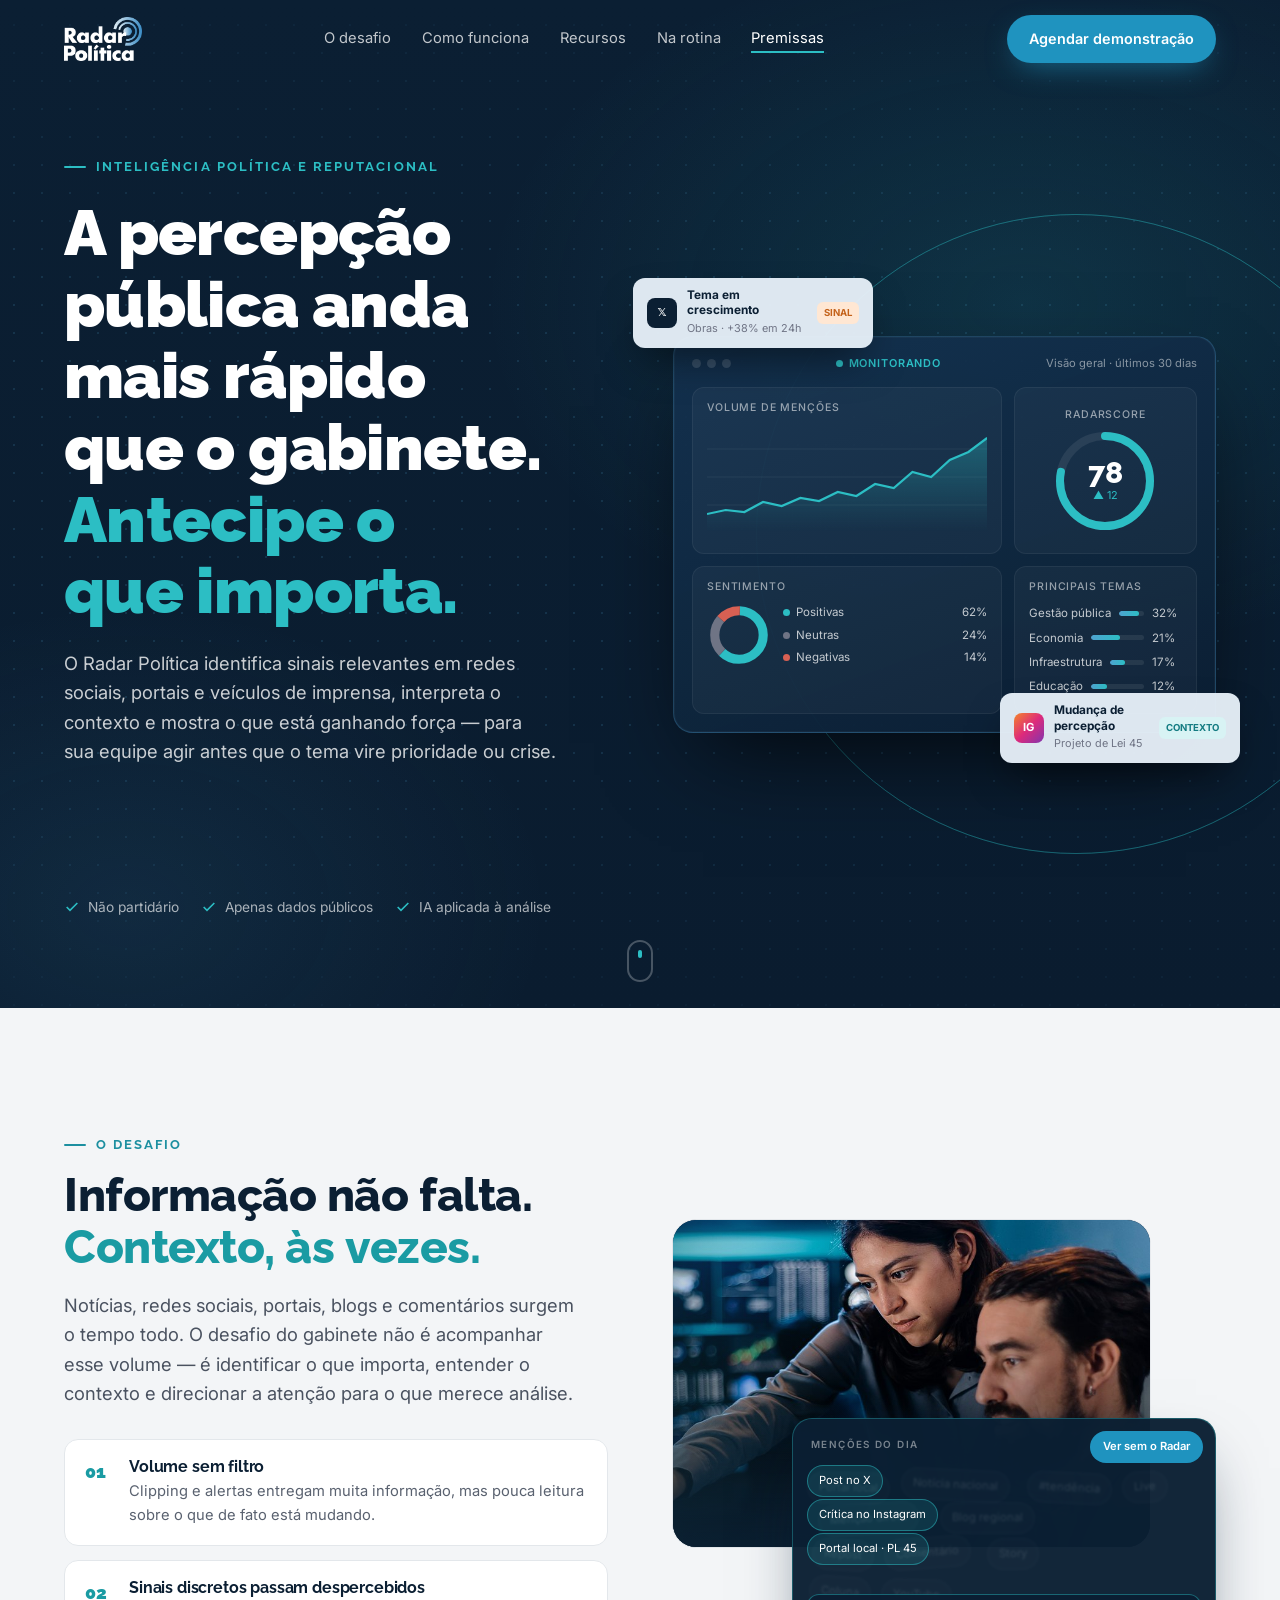
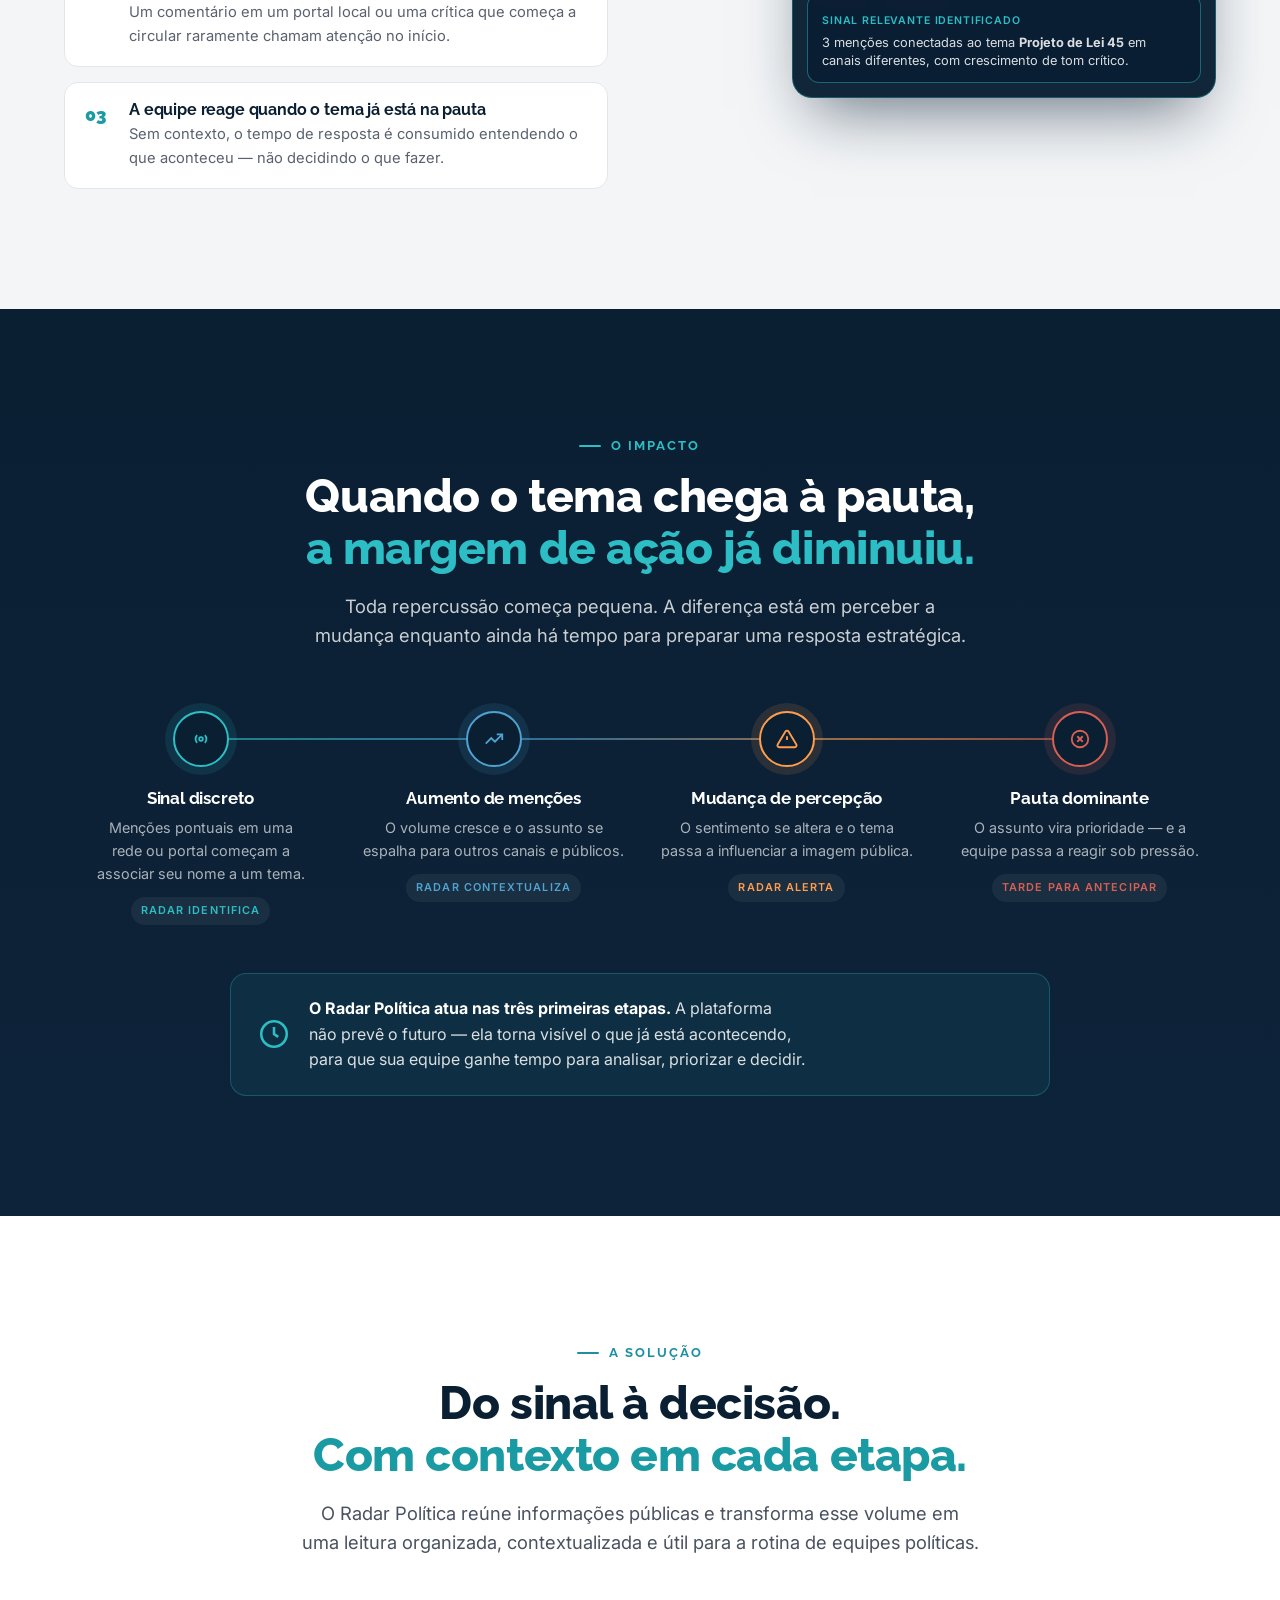
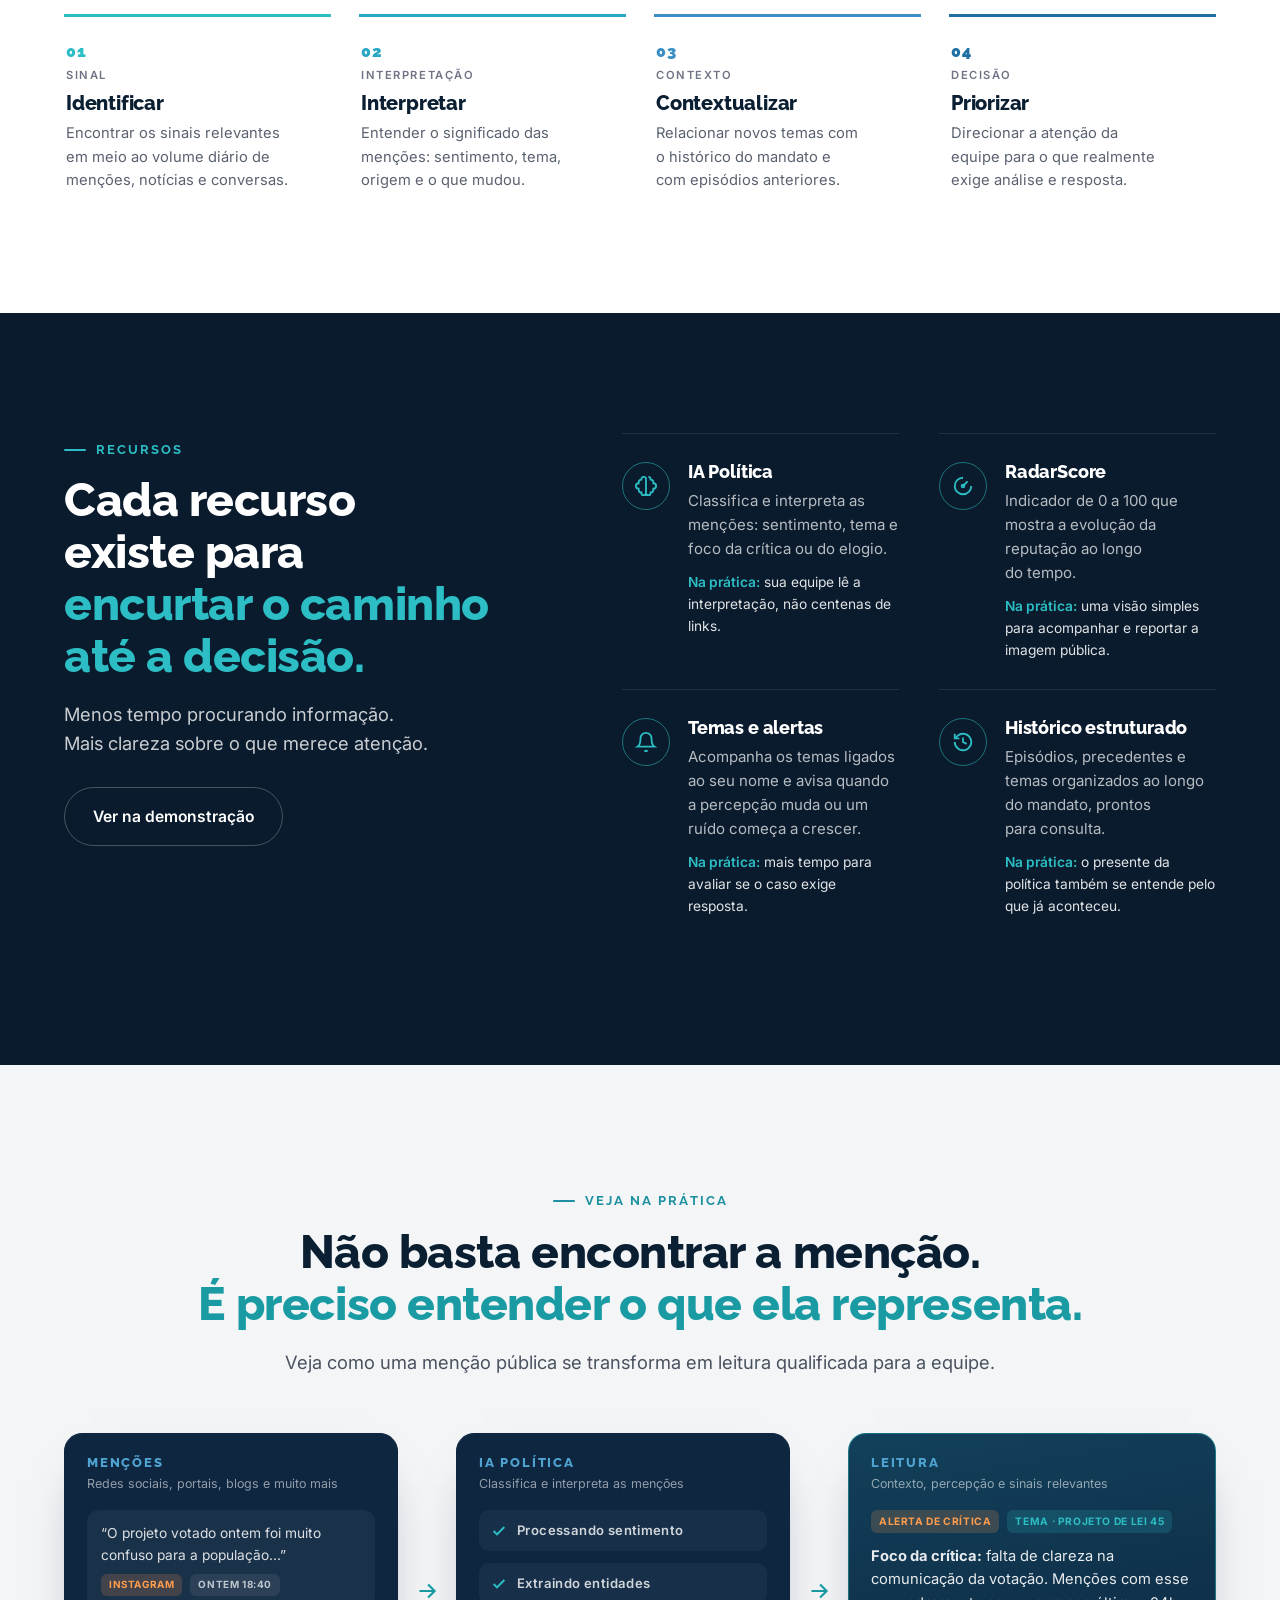
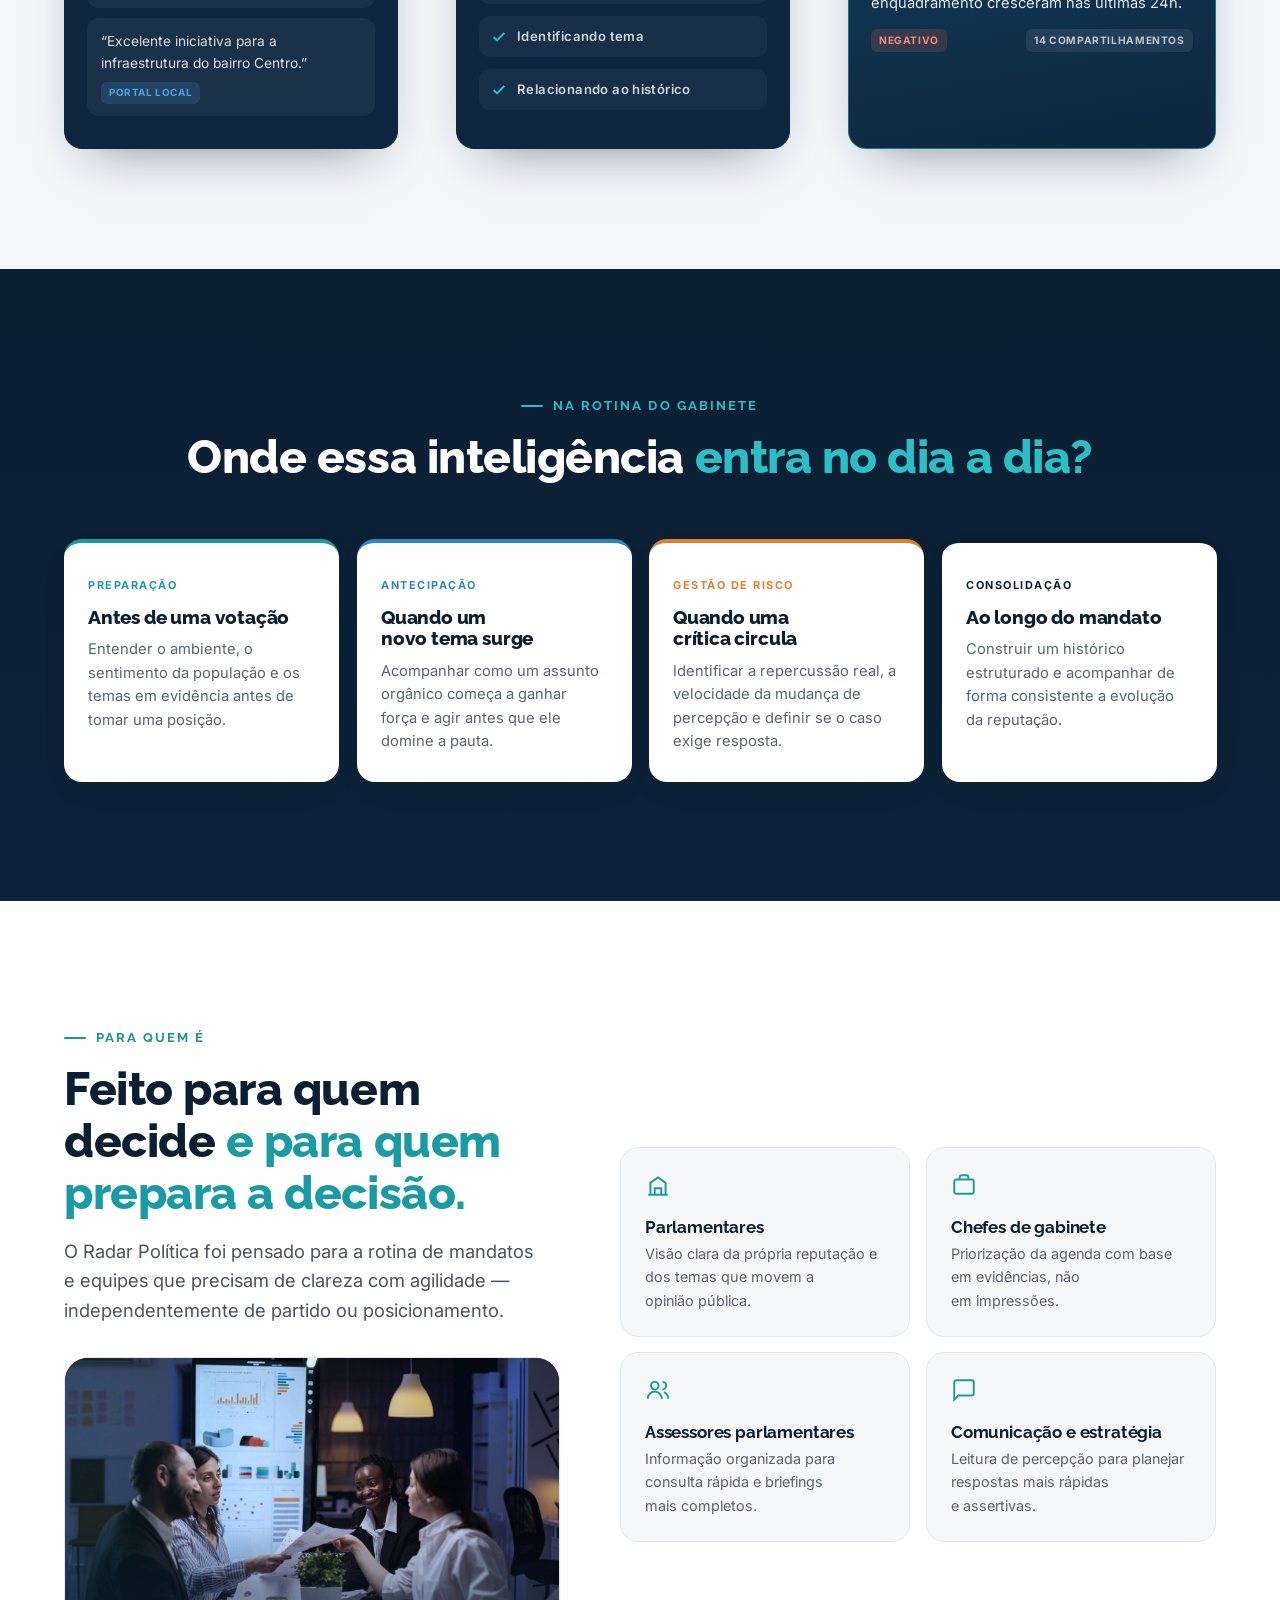
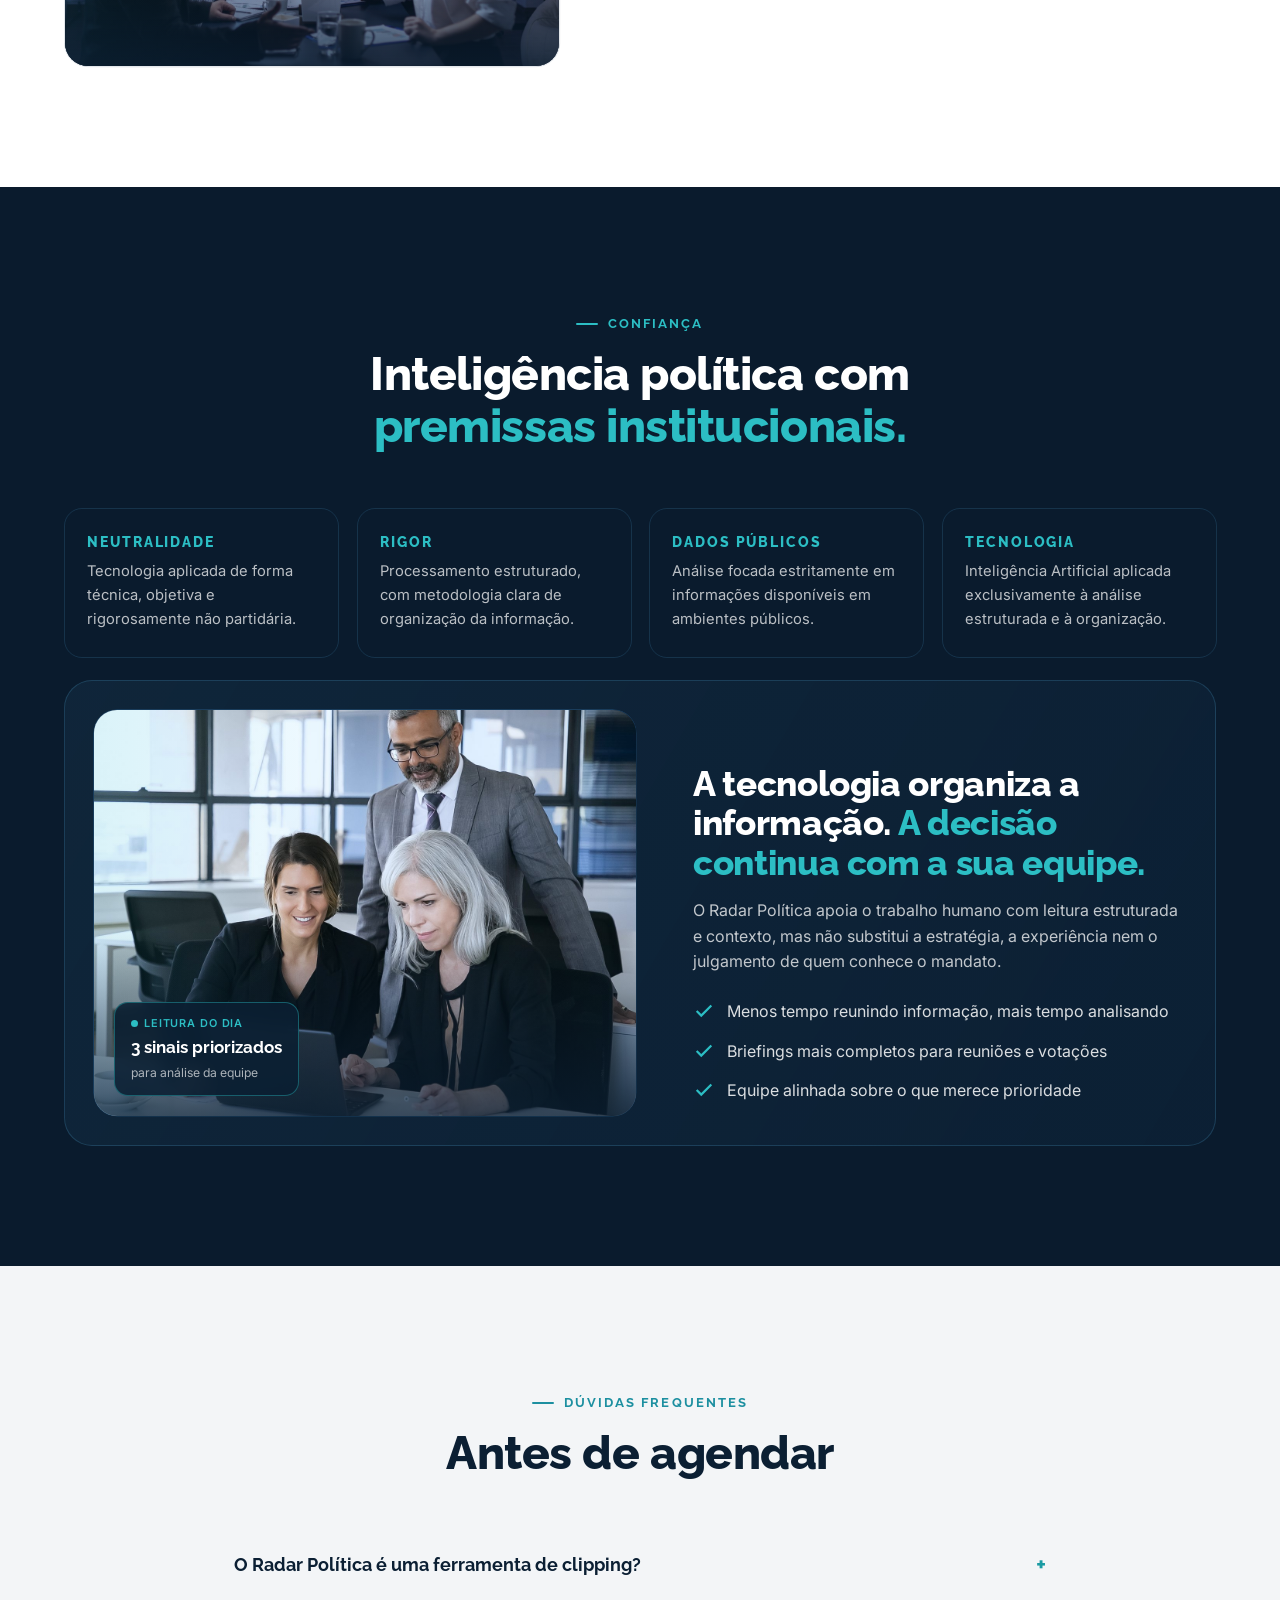
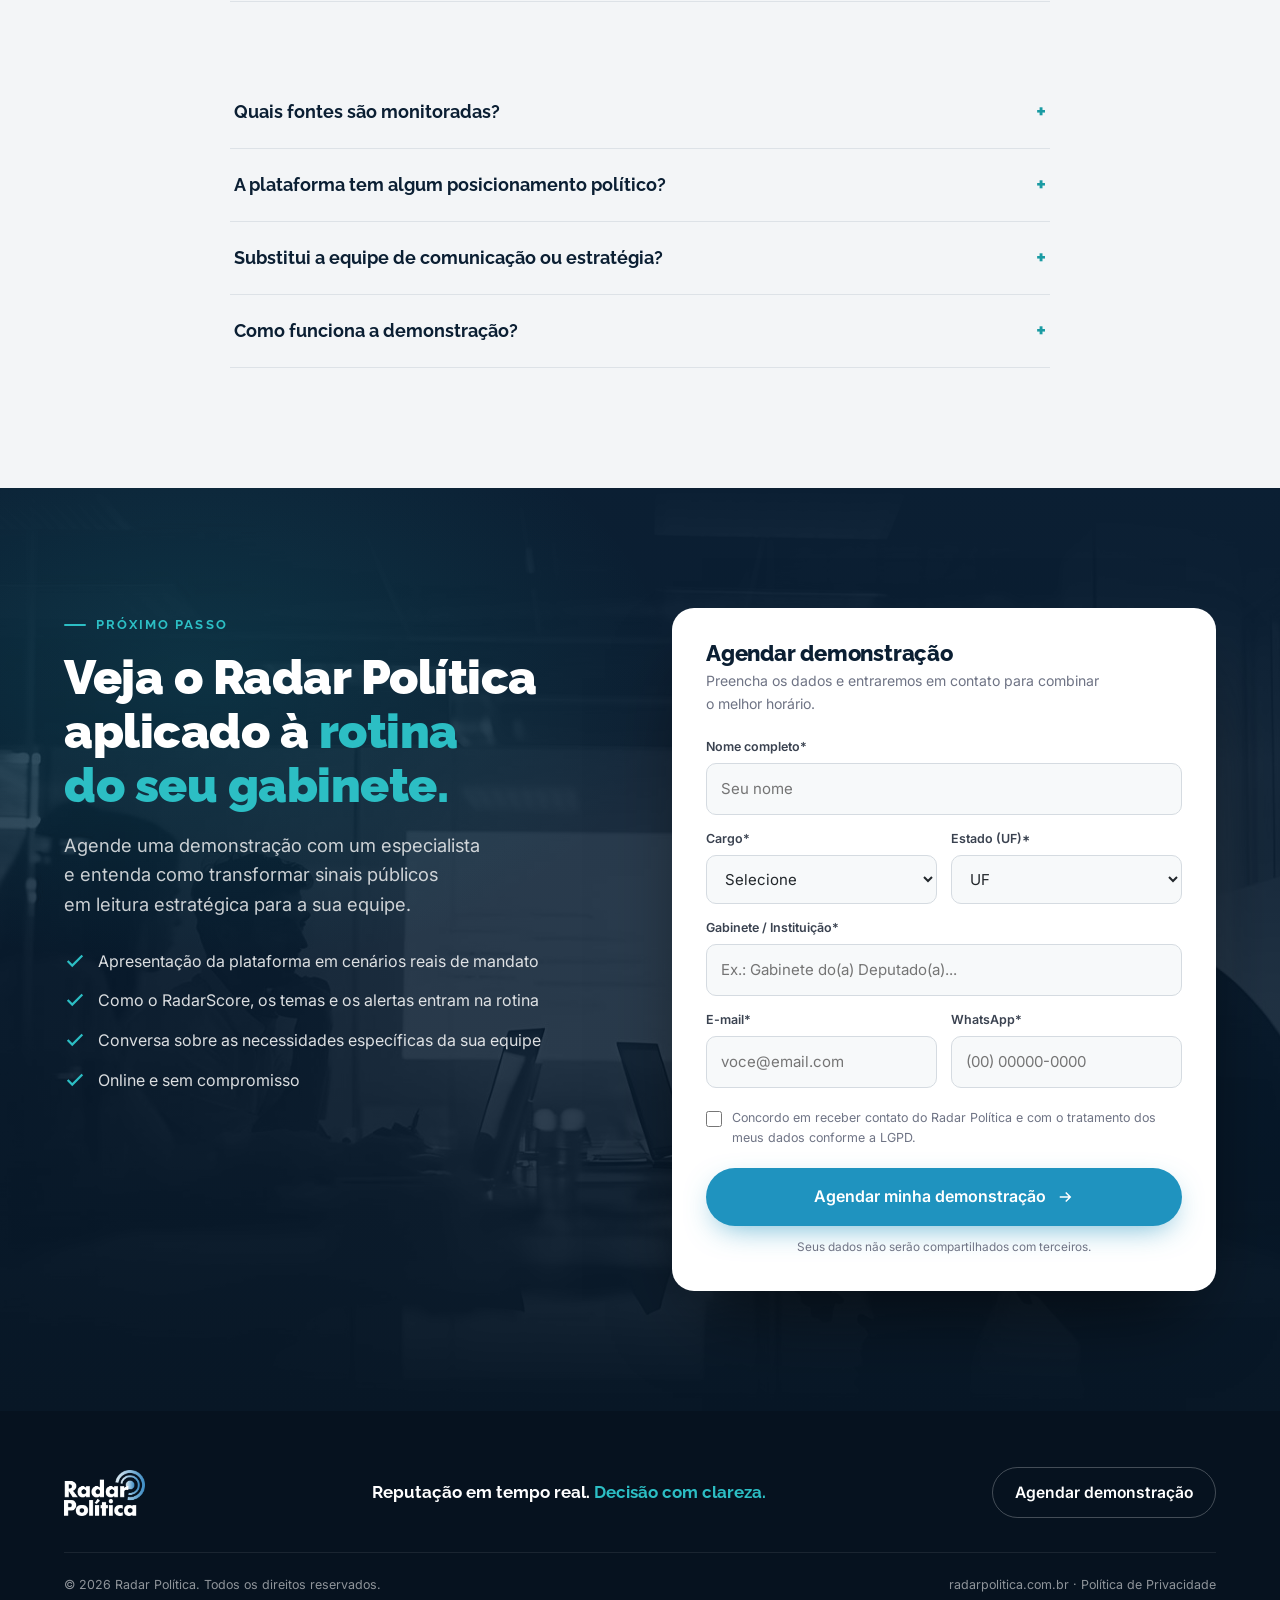
<file: index.html>
<!DOCTYPE html>
<html lang="pt-BR">
<head>
<meta charset="UTF-8">
<meta name="viewport" content="width=device-width, initial-scale=1, viewport-fit=cover">
<meta name="theme-color" content="#0B1F33">
<link rel="icon" type="image/png" href="assets/img/favicon.png">
<title>Radar Política — Inteligência política e reputacional</title>
<meta name="description" content="O Radar Política transforma sinais dispersos em leitura contextualizada para que equipes políticas antecipem o que importa. Agende uma demonstração.">
<link rel="preconnect" href="https://fonts.googleapis.com">
<link rel="preconnect" href="https://fonts.gstatic.com" crossorigin>
<link href="https://fonts.googleapis.com/css2?family=Raleway:wght@500;600;700;800;900&family=Inter:wght@400;500;600&display=swap" rel="stylesheet">
<script>document.documentElement.classList.add('js')</script>
<link rel="stylesheet" href="assets/css/style.css">
</head>
<body>
<div class="progress" id="progress" aria-hidden="true"></div>

<!-- ============ HEADER ============ -->
<header id="hdr">
  <nav class="wrap nav" aria-label="Principal">
    <a href="#topo" class="logo" aria-label="Radar Política — início"><img src="assets/img/logo-radar-politica.png" alt="Radar Política"></a>
    <ul class="nav-links">
      <li><a href="#problema">O desafio</a></li>
      <li><a href="#como-funciona">Como funciona</a></li>
      <li><a href="#recursos">Recursos</a></li>
      <li><a href="#aplicacoes">Na rotina</a></li>
      <li><a href="#premissas">Premissas</a></li>
    </ul>
    <div class="nav-right">
      <a href="#demonstracao" class="btn btn-primary nav-cta">Agendar demonstração</a>
      <button class="burger" id="burger" aria-label="Abrir menu" aria-expanded="false" aria-controls="mmenu"><span></span><span></span><span></span></button>
    </div>
  </nav>
</header>

<!-- Menu mobile -->
<div class="mmenu" id="mmenu" aria-hidden="true">
  <ul>
    <li><a class="lnk" href="#problema">O desafio <span>01</span></a></li>
    <li><a class="lnk" href="#como-funciona">Como funciona <span>02</span></a></li>
    <li><a class="lnk" href="#recursos">Recursos <span>03</span></a></li>
    <li><a class="lnk" href="#aplicacoes">Na rotina <span>04</span></a></li>
    <li><a class="lnk" href="#premissas">Premissas <span>05</span></a></li>
    <li><a class="lnk" href="#faq">Dúvidas <span>06</span></a></li>
  </ul>
  <div class="mfoot">
    <a href="#demonstracao" class="btn btn-primary lnk-cta">Agendar demonstração</a>
    <p>Reputação em tempo real. Decisão com clareza.</p>
  </div>
</div>

<main>
<!-- ============ HERO ============ -->
<section class="hero" id="topo">
  <div class="dots-bg" id="dotsBg"></div>
  <div class="wrap hero-grid">
    <div class="hero-copy">
      <span class="eyebrow" data-a="up">Inteligência política e reputacional</span>
      <h1 data-a="up" style="--d:.1s">A percepção pública anda mais rápido que o gabinete. <span class="hl">Antecipe o que importa.</span></h1>
      <p class="lead" data-a="up" style="--d:.2s">O Radar Política identifica sinais relevantes em redes sociais, portais e veículos de imprensa, interpreta o contexto e mostra o que está ganhando força — para sua equipe agir antes que o tema vire prioridade ou crise.</p>
      <div class="hero-ctas" data-a="up" style="--d:.3s">
        <a href="#demonstracao" class="btn btn-primary">Agendar demonstração
          <svg viewBox="0 0 24 24" fill="none" stroke="currentColor" stroke-width="2"><path d="M5 12h14M13 6l6 6-6 6"/></svg></a>
        <a href="#como-funciona" class="btn btn-ghost">Ver como funciona</a>
      </div>
      <div class="trust" data-a="fade" style="--d:.45s">
        <span><svg viewBox="0 0 24 24" fill="none" stroke="currentColor" stroke-width="2.4"><path d="M20 6 9 17l-5-5"/></svg>Não partidário</span>
        <span><svg viewBox="0 0 24 24" fill="none" stroke="currentColor" stroke-width="2.4"><path d="M20 6 9 17l-5-5"/></svg>Apenas dados públicos</span>
        <span><svg viewBox="0 0 24 24" fill="none" stroke="currentColor" stroke-width="2.4"><path d="M20 6 9 17l-5-5"/></svg>IA aplicada à análise</span>
      </div>
    </div>

    <div class="mock-wrap" data-a="right" style="--d:.25s" aria-hidden="true">
      <div class="rings"><span></span><span></span><span></span></div>
      <div class="mock-par" id="mockPar">
        <div class="mock">
          <div class="mock-top">
            <div class="dots"><i></i><i></i><i></i></div>
            <span class="live">MONITORANDO</span>
            <small>Visão geral · últimos 30 dias</small>
          </div>
          <div class="mgrid">
            <div class="panel chart">
              <h5>Volume de menções</h5>
              <svg viewBox="0 0 300 110" preserveAspectRatio="none">
                <defs><linearGradient id="ga" x1="0" y1="0" x2="0" y2="1"><stop offset="0" stop-color="#2CBEC4" stop-opacity=".35"/><stop offset="1" stop-color="#2CBEC4" stop-opacity="0"/></linearGradient></defs>
                <g stroke="rgba(255,255,255,.06)"><path d="M0 27h300M0 55h300M0 83h300"/></g>
                <path class="area" d="M0 92 L20 88 L40 90 L60 80 L80 84 L100 76 L120 79 L140 70 L160 74 L180 62 L200 66 L220 50 L240 55 L260 38 L280 30 L300 16 L300 110 L0 110Z" fill="url(#ga)"/>
                <path class="ln" d="M0 92 L20 88 L40 90 L60 80 L80 84 L100 76 L120 79 L140 70 L160 74 L180 62 L200 66 L220 50 L240 55 L260 38 L280 30 L300 16" fill="none" stroke="#2CBEC4" stroke-width="2.2" vector-effect="non-scaling-stroke"/>
              </svg>
            </div>
            <div class="panel score">
              <h5>RadarScore</h5>
              <div class="gauge">
                <svg viewBox="0 0 104 104"><circle cx="52" cy="52" r="45" fill="none" stroke="rgba(255,255,255,.08)" stroke-width="8"/><circle class="arc" cx="52" cy="52" r="45" fill="none" stroke="#2CBEC4" stroke-width="8" stroke-linecap="round"/></svg>
                <div class="v"><b data-count="78" data-auto>0</b><em>▲ 12</em></div>
              </div>
            </div>
            <div class="panel">
              <h5>Sentimento</h5>
              <div class="sent">
                <svg width="64" height="64" viewBox="0 0 42 42"><circle cx="21" cy="21" r="15.9" fill="none" stroke="#2CBEC4" stroke-width="6" stroke-dasharray="62 38" stroke-dashoffset="25"/><circle cx="21" cy="21" r="15.9" fill="none" stroke="#6f7485" stroke-width="6" stroke-dasharray="24 76" stroke-dashoffset="63"/><circle cx="21" cy="21" r="15.9" fill="none" stroke="#D86053" stroke-width="6" stroke-dasharray="14 86" stroke-dashoffset="39"/></svg>
                <ul>
                  <li><span><i style="background:#2CBEC4"></i>Positivas</span><span>62%</span></li>
                  <li><span><i style="background:#6f7485"></i>Neutras</span><span>24%</span></li>
                  <li><span><i style="background:#D86053"></i>Negativas</span><span>14%</span></li>
                </ul>
              </div>
            </div>
            <div class="panel temas">
              <h5>Principais temas</h5>
              <ul>
                <li>Gestão pública<span class="bar"><i style="--w:80%;--bd:1.1s"></i></span><span>32%</span></li>
                <li>Economia<span class="bar"><i style="--w:56%;--bd:1.25s"></i></span><span>21%</span></li>
                <li>Infraestrutura<span class="bar"><i style="--w:44%;--bd:1.4s"></i></span><span>17%</span></li>
                <li>Educação<span class="bar"><i style="--w:30%;--bd:1.55s"></i></span><span>12%</span></li>
              </ul>
            </div>
          </div>
        </div>
        <div class="float f1">
          <span class="ic" style="background:#0B1F33">𝕏</span>
          <div><b>Tema em crescimento</b><small>Obras · +38% em 24h</small></div>
          <span class="tag" style="background:#FFE7D3;color:#C4621A">SINAL</span>
        </div>
        <div class="float f2">
          <span class="ic" style="background:linear-gradient(135deg,#F58529,#DD2A7B,#8134AF)">IG</span>
          <div><b>Mudança de percepção</b><small>Projeto de Lei 45</small></div>
          <span class="tag" style="background:#D8F3F4;color:#147C82">CONTEXTO</span>
        </div>
      </div>
    </div>
  </div>
  <a href="#problema" class="scroll-hint" aria-label="Rolar para o próximo conteúdo"></a>
</section>

<!-- ============ PROBLEMA ============ -->
<section class="sec light" id="problema">
  <div class="wrap prob-grid">
    <div>
      <span class="eyebrow" data-a="up">O desafio</span>
      <h2 class="h2" data-a="up" style="--d:.08s">Informação não falta. <span class="hl">Contexto, às vezes.</span></h2>
      <p class="lead" data-a="up" style="--d:.16s">Notícias, redes sociais, portais, blogs e comentários surgem o tempo todo. O desafio do gabinete não é acompanhar esse volume — é identificar o que importa, entender o contexto e direcionar a atenção para o que merece análise.</p>
      <div class="pains" data-stagger>
        <div class="pain" data-a="left"><span class="n">01</span><div><h4>Volume sem filtro</h4><p>Clipping e alertas entregam muita informação, mas pouca leitura sobre o que de fato está mudando.</p></div></div>
        <div class="pain" data-a="left"><span class="n">02</span><div><h4>Sinais discretos passam despercebidos</h4><p>Um comentário em um portal local ou uma crítica que começa a circular raramente chamam atenção no início.</p></div></div>
        <div class="pain" data-a="left"><span class="n">03</span><div><h4>A equipe reage quando o tema já está na pauta</h4><p>Sem contexto, o tempo de resposta é consumido entendendo o que aconteceu — não decidindo o que fazer.</p></div></div>
      </div>
    </div>
    <div class="prob-visual">
      <figure class="photo prob-photo" data-a="reveal">
        <img src="assets/img/equipe-tela.jpg" alt="Equipe identificando informações relevantes em uma tela" loading="lazy" width="780" height="570">
      </figure>
      <div class="noise" id="noise" data-a="up" style="--d:.35s">
        <span class="noise-tag">Menções do dia</span>
        <button class="toggle" id="noiseBtn" type="button">Ver com o Radar</button>
      </div>
    </div>
  </div>
</section>

<!-- ============ IMPACTO ============ -->
<section class="sec impact">
  <div class="wrap center">
    <span class="eyebrow" data-a="up">O impacto</span>
    <h2 class="h2" data-a="up" style="--d:.08s">Quando o tema chega à pauta, <br><span class="hl">a margem de ação já diminuiu.</span></h2>
    <p class="lead" data-a="up" style="--d:.16s">Toda repercussão começa pequena. A diferença está em perceber a mudança enquanto ainda há tempo para preparar uma resposta estratégica.</p>

    <div class="tl" data-in data-stagger data-step=".22">
      <div class="step" data-a="up" style="--c:#2CBEC4">
        <div class="dot"><svg viewBox="0 0 24 24" fill="none" stroke="currentColor" stroke-width="2"><circle cx="12" cy="12" r="2"/><path d="M16.2 7.8a6 6 0 0 1 0 8.4M7.8 16.2a6 6 0 0 1 0-8.4"/></svg></div>
        <h4>Sinal discreto</h4>
        <p>Menções pontuais em uma rede ou portal começam a associar seu nome a um tema.</p>
        <span class="when">Radar identifica</span>
      </div>
      <div class="step" data-a="up" style="--c:#4FA3D1">
        <div class="dot"><svg viewBox="0 0 24 24" fill="none" stroke="currentColor" stroke-width="2"><path d="M3 17l6-6 4 4 8-8M15 7h6v6"/></svg></div>
        <h4>Aumento de menções</h4>
        <p>O volume cresce e o assunto se espalha para outros canais e públicos.</p>
        <span class="when">Radar contextualiza</span>
      </div>
      <div class="step" data-a="up" style="--c:#FF9D4D">
        <div class="dot"><svg viewBox="0 0 24 24" fill="none" stroke="currentColor" stroke-width="2"><path d="M12 9v4M12 17h.01"/><path d="M10.3 3.9 1.8 18a2 2 0 0 0 1.7 3h17a2 2 0 0 0 1.7-3L13.7 3.9a2 2 0 0 0-3.4 0z"/></svg></div>
        <h4>Mudança de percepção</h4>
        <p>O sentimento se altera e o tema passa a influenciar a imagem pública.</p>
        <span class="when">Radar alerta</span>
      </div>
      <div class="step" data-a="up" style="--c:#D86053">
        <div class="dot"><svg viewBox="0 0 24 24" fill="none" stroke="currentColor" stroke-width="2"><circle cx="12" cy="12" r="9"/><path d="M15 9l-6 6M9 9l6 6"/></svg></div>
        <h4>Pauta dominante</h4>
        <p>O assunto vira prioridade — e a equipe passa a reagir sob pressão.</p>
        <span class="when">Tarde para antecipar</span>
      </div>
    </div>

    <div class="window" data-a="scale">
      <svg viewBox="0 0 24 24" fill="none" stroke="currentColor" stroke-width="1.8"><circle cx="12" cy="12" r="9"/><path d="M12 7v5l3 2"/></svg>
      <p><strong>O Radar Política atua nas três primeiras etapas.</strong> A plataforma não prevê o futuro — ela torna visível o que já está acontecendo, para que sua equipe ganhe tempo para analisar, priorizar e decidir.</p>
    </div>
  </div>
</section>

<!-- ============ SOLUÇÃO ============ -->
<section class="sec light white" id="como-funciona">
  <div class="wrap center">
    <span class="eyebrow" data-a="up">A solução</span>
    <h2 class="h2" data-a="up" style="--d:.08s">Do sinal à decisão. <br><span class="hl">Com contexto em cada etapa.</span></h2>
    <p class="lead" data-a="up" style="--d:.16s">O Radar Política reúne informações públicas e transforma esse volume em uma leitura organizada, contextualizada e útil para a rotina de equipes políticas.</p>
    <div class="flow" data-stagger>
      <div class="fcard" data-a="up" style="--c:#2CBEC4"><div class="num">01</div><div class="lbl">Sinal</div><h3>Identificar</h3><p>Encontrar os sinais relevantes em meio ao volume diário de menções, notícias e conversas.</p></div>
      <div class="fcard" data-a="up" style="--c:#28A6C3"><div class="num">02</div><div class="lbl">Interpretação</div><h3>Interpretar</h3><p>Entender o significado das menções: sentimento, tema, origem e o que mudou.</p></div>
      <div class="fcard" data-a="up" style="--c:#3B8FC4"><div class="num">03</div><div class="lbl">Contexto</div><h3>Contextualizar</h3><p>Relacionar novos temas com o histórico do mandato e com episódios anteriores.</p></div>
      <div class="fcard" data-a="up" style="--c:#1F6FA3"><div class="num">04</div><div class="lbl">Decisão</div><h3>Priorizar</h3><p>Direcionar a atenção da equipe para o que realmente exige análise e resposta.</p></div>
    </div>
  </div>
</section>

<!-- ============ RECURSOS ============ -->
<section class="sec features" id="recursos">
  <div class="wrap feat-wrap">
    <div class="feat-head">
      <span class="eyebrow" data-a="up">Recursos</span>
      <h2 class="h2" data-a="up" style="--d:.08s">Cada recurso existe para <span class="hl">encurtar o caminho até a decisão.</span></h2>
      <p class="lead" data-a="up" style="--d:.16s">Menos tempo procurando informação. Mais clareza sobre o que merece atenção.</p>
      <a href="#demonstracao" class="btn btn-ghost" data-a="up" style="--d:.24s">Ver na demonstração</a>
    </div>
    <div class="ft-list" data-stagger>
        <div class="ft" data-a="up"><div class="ft-ico"><svg viewBox="0 0 24 24" fill="none" stroke="currentColor" stroke-width="2"><path d="M9.5 2A2.5 2.5 0 0 0 7 4.5v.5a3 3 0 0 0-3 3v1a3 3 0 0 0 0 6v1a3 3 0 0 0 3 3v.5A2.5 2.5 0 0 0 12 19.5v-15A2.5 2.5 0 0 0 9.5 2zM14.5 2A2.5 2.5 0 0 1 17 4.5v.5a3 3 0 0 1 3 3v1a3 3 0 0 1 0 6v1a3 3 0 0 1-3 3v.5a2.5 2.5 0 0 1-5 0"/></svg></div><div><h3>IA Política</h3><p>Classifica e interpreta as menções: sentimento, tema e foco da crítica ou do elogio.</p><span class="ft-ben"><b>Na prática:</b> sua equipe lê a interpretação, não centenas de links.</span></div></div>
        <div class="ft" data-a="up"><div class="ft-ico"><svg viewBox="0 0 24 24" fill="none" stroke="currentColor" stroke-width="2"><path d="M12 3a9 9 0 1 0 9 9"/><path d="M12 12l5-5"/><circle cx="12" cy="12" r="1.5"/></svg></div><div><h3>RadarScore</h3><p>Indicador de 0 a 100 que mostra a evolução da reputação ao longo do tempo.</p><span class="ft-ben"><b>Na prática:</b> uma visão simples para acompanhar e reportar a imagem pública.</span></div></div>
        <div class="ft" data-a="up"><div class="ft-ico"><svg viewBox="0 0 24 24" fill="none" stroke="currentColor" stroke-width="2"><path d="M6 8a6 6 0 0 1 12 0c0 7 3 9 3 9H3s3-2 3-9M10.3 21a1.9 1.9 0 0 0 3.4 0"/></svg></div><div><h3>Temas e alertas</h3><p>Acompanha os temas ligados ao seu nome e avisa quando a percepção muda ou um ruído começa a crescer.</p><span class="ft-ben"><b>Na prática:</b> mais tempo para avaliar se o caso exige resposta.</span></div></div>
        <div class="ft" data-a="up"><div class="ft-ico"><svg viewBox="0 0 24 24" fill="none" stroke="currentColor" stroke-width="2"><path d="M3 12a9 9 0 1 0 3-6.7L3 8"/><path d="M3 3v5h5M12 7v5l4 2"/></svg></div><div><h3>Histórico estruturado</h3><p>Episódios, precedentes e temas organizados ao longo do mandato, prontos para consulta.</p><span class="ft-ben"><b>Na prática:</b> o presente da política também se entende pelo que já aconteceu.</span></div></div>
    </div>
  </div>
</section>

<!-- ============ EVIDÊNCIA ============ -->
<section class="sec light evid-l" id="evidencia">
  <div class="wrap">
    <div class="center">
      <span class="eyebrow" data-a="up">Veja na prática</span>
      <h2 class="h2" data-a="up" style="--d:.08s">Não basta encontrar a menção. <br><span class="hl">É preciso entender o que ela representa.</span></h2>
      <p class="lead" data-a="up" style="--d:.16s">Veja como uma menção pública se transforma em leitura qualificada para a equipe.</p>
    </div>

    <div class="demo" data-stagger data-step=".18">
      <div class="dcol" data-a="up">
        <h5>MENÇÕES</h5><small>Redes sociais, portais, blogs e muito mais</small>
        <div class="mention">“O projeto votado ontem foi muito confuso para a população...”
          <div class="meta"><span class="pill p-or">INSTAGRAM</span><span class="pill p-gr">ONTEM 18:40</span></div></div>
        <div class="mention">“Excelente iniciativa para a infraestrutura do bairro Centro.”
          <div class="meta"><span class="pill p-bl">PORTAL LOCAL</span></div></div>
      </div>
      <div class="arrow" data-a="fade"><svg viewBox="0 0 24 24" fill="none" stroke="currentColor" stroke-width="2"><path d="M5 12h14M13 6l6 6-6 6"/></svg></div>
      <div class="dcol" data-a="up">
        <h5>IA POLÍTICA</h5><small>Classifica e interpreta as menções</small>
        <ul class="checks">
          <li style="--cd:.5s"><svg viewBox="0 0 24 24" fill="none" stroke="currentColor" stroke-width="3"><path d="M20 6 9 17l-5-5"/></svg>Processando sentimento</li>
          <li style="--cd:.7s"><svg viewBox="0 0 24 24" fill="none" stroke="currentColor" stroke-width="3"><path d="M20 6 9 17l-5-5"/></svg>Extraindo entidades</li>
          <li style="--cd:.9s"><svg viewBox="0 0 24 24" fill="none" stroke="currentColor" stroke-width="3"><path d="M20 6 9 17l-5-5"/></svg>Identificando tema</li>
          <li style="--cd:1.1s"><svg viewBox="0 0 24 24" fill="none" stroke="currentColor" stroke-width="3"><path d="M20 6 9 17l-5-5"/></svg>Relacionando ao histórico</li>
        </ul>
      </div>
      <div class="arrow" data-a="fade"><svg viewBox="0 0 24 24" fill="none" stroke="currentColor" stroke-width="2"><path d="M5 12h14M13 6l6 6-6 6"/></svg></div>
      <div class="dcol reading" data-a="up">
        <h5>LEITURA</h5><small>Contexto, percepção e sinais relevantes</small>
        <div class="tags"><span class="pill p-or">ALERTA DE CRÍTICA</span><span class="pill p-cy">TEMA · PROJETO DE LEI 45</span></div>
        <p><strong>Foco da crítica:</strong> falta de clareza na comunicação da votação. Menções com esse enquadramento cresceram nas últimas 24h.</p>
        <div class="foot"><span class="pill p-rd">NEGATIVO</span><span class="pill p-gr">14 COMPARTILHAMENTOS</span></div>
      </div>
    </div>

  </div>
</section>

<!-- ============ APLICAÇÕES ============ -->
<section class="sec rotina" id="aplicacoes">
  <div class="wrap">
    <div class="center">
      <span class="eyebrow" data-a="up">Na rotina do gabinete</span>
      <h2 class="h2" data-a="up" style="--d:.08s">Onde essa inteligência <span class="hl">entra no dia a dia?</span></h2>
    </div>
    <div class="cases-grid" data-stagger>
      <div class="case" data-a="up" style="--c:#1A9BA3"><small>Preparação</small><h3>Antes de uma votação</h3><p>Entender o ambiente, o sentimento da população e os temas em evidência antes de tomar uma posição.</p></div>
      <div class="case" data-a="up" style="--c:#2F86B8"><small>Antecipação</small><h3>Quando um novo tema surge</h3><p>Acompanhar como um assunto orgânico começa a ganhar força e agir antes que ele domine a pauta.</p></div>
      <div class="case" data-a="up" style="--c:#E07F2E"><small>Gestão de risco</small><h3>Quando uma crítica circula</h3><p>Identificar a repercussão real, a velocidade da mudança de percepção e definir se o caso exige resposta.</p></div>
      <div class="case" data-a="up" style="--c:#0B1F33"><small>Consolidação</small><h3>Ao longo do mandato</h3><p>Construir um histórico estruturado e acompanhar de forma consistente a evolução da reputação.</p></div>
    </div>
    <div class="swipe" aria-hidden="true">Deslize para ver mais <svg width="16" height="16" viewBox="0 0 24 24" fill="none" stroke="currentColor" stroke-width="2"><path d="M5 12h14M13 6l6 6-6 6"/></svg></div>
  </div>
</section>

<!-- ============ PARA QUEM ============ -->
<section class="sec light white">
  <div class="wrap aud">
    <div>
      <span class="eyebrow" data-a="up">Para quem é</span>
      <h2 class="h2" data-a="up" style="--d:.08s">Feito para quem decide <span class="hl">e para quem prepara a decisão.</span></h2>
      <p class="lead" data-a="up" style="--d:.16s">O Radar Política foi pensado para a rotina de mandatos e equipes que precisam de clareza com agilidade — independentemente de partido ou posicionamento.</p>
      <figure class="photo photo-sm" data-a="reveal" style="--d:.2s">
        <img src="assets/img/equipe-reuniao.jpg" alt="Reunião de equipe para tomada de decisão" loading="lazy" width="1400" height="875" onerror="this.closest('figure').remove()">
      </figure>
    </div>
    <div class="aud-list" data-stagger>
      <div class="aud-item" data-a="scale"><svg viewBox="0 0 24 24" fill="none" stroke="currentColor" stroke-width="1.8"><path d="M3 21h18M5 21V10l7-5 7 5v11M9 21v-6h6v6"/></svg><h4>Parlamentares</h4><p>Visão clara da própria reputação e dos temas que movem a opinião pública.</p></div>
      <div class="aud-item" data-a="scale"><svg viewBox="0 0 24 24" fill="none" stroke="currentColor" stroke-width="1.8"><rect x="3" y="7" width="18" height="13" rx="2"/><path d="M8 7V5a2 2 0 0 1 2-2h4a2 2 0 0 1 2 2v2"/></svg><h4>Chefes de gabinete</h4><p>Priorização da agenda com base em evidências, não em impressões.</p></div>
      <div class="aud-item" data-a="scale"><svg viewBox="0 0 24 24" fill="none" stroke="currentColor" stroke-width="1.8"><circle cx="9" cy="8" r="3.5"/><path d="M2.5 20a6.5 6.5 0 0 1 13 0M16 4.5a3.5 3.5 0 0 1 0 7M21.5 20a6.5 6.5 0 0 0-4-6"/></svg><h4>Assessores parlamentares</h4><p>Informação organizada para consulta rápida e briefings mais completos.</p></div>
      <div class="aud-item" data-a="scale"><svg viewBox="0 0 24 24" fill="none" stroke="currentColor" stroke-width="1.8"><path d="M21 15a2 2 0 0 1-2 2H7l-4 4V5a2 2 0 0 1 2-2h14a2 2 0 0 1 2 2z"/></svg><h4>Comunicação e estratégia</h4><p>Leitura de percepção para planejar respostas mais rápidas e assertivas.</p></div>
    </div>
  </div>
</section>

<!-- ============ PREMISSAS ============ -->
<section class="sec prem" id="premissas">
  <div class="wrap">
    <div class="center">
      <span class="eyebrow" data-a="up">Confiança</span>
      <h2 class="h2" data-a="up" style="--d:.08s">Inteligência política com <br><span class="hl">premissas institucionais.</span></h2>
    </div>
    <div class="prem-grid" data-stagger>
      <div class="pr" data-a="up"><h4>NEUTRALIDADE</h4><p>Tecnologia aplicada de forma técnica, objetiva e rigorosamente não partidária.</p></div>
      <div class="pr" data-a="up"><h4>RIGOR</h4><p>Processamento estruturado, com metodologia clara de organização da informação.</p></div>
      <div class="pr" data-a="up"><h4>DADOS PÚBLICOS</h4><p>Análise focada estritamente em informações disponíveis em ambientes públicos.</p></div>
      <div class="pr" data-a="up"><h4>TECNOLOGIA</h4><p>Inteligência Artificial aplicada exclusivamente à análise estruturada e à organização.</p></div>
    </div>
    <div class="human">
      <figure class="photo" data-a="reveal">
        <img src="assets/img/equipe-analise.jpg" alt="Equipe analisando informações em um notebook" loading="lazy" width="1400" height="1050">
        <div class="photo-chip"><span class="live">LEITURA DO DIA</span><b>3 sinais priorizados</b><small>para análise da equipe</small></div>
      </figure>
      <div class="human-copy">
        <span class="eyebrow" data-a="up">Suporte à decisão</span>
        <h3 data-a="up" style="--d:.08s">A tecnologia organiza a informação. <span class="hl">A decisão continua com a sua equipe.</span></h3>
        <p data-a="up" style="--d:.16s">O Radar Política apoia o trabalho humano com leitura estruturada e contexto, mas não substitui a estratégia, a experiência nem o julgamento de quem conhece o mandato.</p>
        <ul class="ben-list" data-stagger>
          <li data-a="left"><svg viewBox="0 0 24 24" fill="none" stroke="currentColor" stroke-width="2.4"><path d="M20 6 9 17l-5-5"/></svg>Menos tempo reunindo informação, mais tempo analisando</li>
          <li data-a="left"><svg viewBox="0 0 24 24" fill="none" stroke="currentColor" stroke-width="2.4"><path d="M20 6 9 17l-5-5"/></svg>Briefings mais completos para reuniões e votações</li>
          <li data-a="left"><svg viewBox="0 0 24 24" fill="none" stroke="currentColor" stroke-width="2.4"><path d="M20 6 9 17l-5-5"/></svg>Equipe alinhada sobre o que merece prioridade</li>
        </ul>
      </div>
    </div>
  </div>
</section>

<!-- ============ FAQ ============ -->
<section class="sec light" id="faq">
  <div class="wrap">
    <div class="center">
      <span class="eyebrow" data-a="up">Dúvidas frequentes</span>
      <h2 class="h2" data-a="up" style="--d:.08s">Antes de agendar</h2>
    </div>
    <div class="faq" data-stagger data-step=".07">
      <details data-a="up"><summary>O Radar Política é uma ferramenta de clipping?</summary><div class="ans"><p>Não. O clipping reúne notícias. O Radar Política vai além: identifica sinais relevantes, interpreta o sentimento e o tema de cada menção e relaciona tudo ao contexto e ao histórico, para que a equipe saiba o que merece atenção.</p></div></details>
      <details data-a="up"><summary>A plataforma prevê crises?</summary><div class="ans"><p>Não fazemos previsões nem garantias. O Radar torna visíveis mudanças que já estão acontecendo — como aumento de menções ou alteração de percepção — enquanto ainda são discretas, dando à equipe mais tempo para analisar e decidir.</p></div></details>
      <details data-a="up"><summary>Quais fontes são monitoradas?</summary><div class="ans"><p>Redes sociais, portais de notícias, blogs e outros ambientes públicos. A análise considera exclusivamente informações disponíveis publicamente.</p></div></details>
      <details data-a="up"><summary>A plataforma tem algum posicionamento político?</summary><div class="ans"><p>Não. O Radar Política é rigorosamente não partidário e atende mandatos e equipes de qualquer espectro, com a mesma metodologia.</p></div></details>
      <details data-a="up"><summary>Substitui a equipe de comunicação ou estratégia?</summary><div class="ans"><p>Não. A plataforma organiza e interpreta a informação para apoiar o trabalho humano. A estratégia e a decisão continuam com a sua equipe.</p></div></details>
      <details data-a="up"><summary>Como funciona a demonstração?</summary><div class="ans"><p>É uma conversa online com um especialista, em que apresentamos a plataforma aplicada a cenários reais da rotina de um gabinete e tiramos as dúvidas da sua equipe. Sem compromisso.</p></div></details>
    </div>
  </div>
</section>

<!-- ============ CTA / FORM ============ -->
<section class="cta" id="demonstracao">
  <div class="wrap cta-grid">
    <div>
      <span class="eyebrow" data-a="up">Próximo passo</span>
      <h2 data-a="up" style="--d:.08s">Veja o Radar Política aplicado à <span class="hl">rotina do seu gabinete.</span></h2>
      <p class="lead" data-a="up" style="--d:.16s">Agende uma demonstração com um especialista e entenda como transformar sinais públicos em leitura estratégica para a sua equipe.</p>
      <ul class="ben-list" data-stagger>
        <li data-a="left"><svg viewBox="0 0 24 24" fill="none" stroke="currentColor" stroke-width="2.4"><path d="M20 6 9 17l-5-5"/></svg>Apresentação da plataforma em cenários reais de mandato</li>
        <li data-a="left"><svg viewBox="0 0 24 24" fill="none" stroke="currentColor" stroke-width="2.4"><path d="M20 6 9 17l-5-5"/></svg>Como o RadarScore, os temas e os alertas entram na rotina</li>
        <li data-a="left"><svg viewBox="0 0 24 24" fill="none" stroke="currentColor" stroke-width="2.4"><path d="M20 6 9 17l-5-5"/></svg>Conversa sobre as necessidades específicas da sua equipe</li>
        <li data-a="left"><svg viewBox="0 0 24 24" fill="none" stroke="currentColor" stroke-width="2.4"><path d="M20 6 9 17l-5-5"/></svg>Online e sem compromisso</li>
      </ul>
    </div>

    <form class="card" id="leadForm" novalidate data-a="right" style="--d:.15s">
      <div id="formBody">
        <h3>Agendar demonstração</h3>
        <p class="sub">Preencha os dados e entraremos em contato para combinar o melhor horário.</p>
        <div class="fld"><label for="nome">Nome completo*</label><input id="nome" name="nome" required autocomplete="name" placeholder="Seu nome"><span class="msg">Informe seu nome.</span></div>
        <div class="row">
          <div class="fld"><label for="cargo">Cargo*</label>
            <select id="cargo" name="cargo" required>
              <option value="">Selecione</option><option>Parlamentar</option><option>Chefe de gabinete</option><option>Assessor(a) parlamentar</option><option>Comunicação / Estratégia</option><option>Outro</option>
            </select><span class="msg">Selecione seu cargo.</span></div>
          <div class="fld"><label for="uf">Estado (UF)*</label>
            <select id="uf" name="uf" required><option value="">UF</option></select><span class="msg">Selecione o estado.</span></div>
        </div>
        <div class="fld"><label for="org">Gabinete / Instituição*</label><input id="org" name="org" required autocomplete="organization" placeholder="Ex.: Gabinete do(a) Deputado(a)..."><span class="msg">Informe o gabinete ou instituição.</span></div>
        <div class="row">
          <div class="fld"><label for="email">E-mail*</label><input id="email" name="email" type="email" inputmode="email" required autocomplete="email" placeholder="voce@email.com"><span class="msg">Informe um e-mail válido.</span></div>
          <div class="fld"><label for="tel">WhatsApp*</label><input id="tel" name="tel" type="tel" inputmode="numeric" required autocomplete="tel" placeholder="(00) 00000-0000" maxlength="15"><span class="msg">Informe um número com DDD.</span></div>
        </div>
        <label class="consent" id="consentLbl"><input type="checkbox" id="lgpd" required> Concordo em receber contato do Radar Política e com o tratamento dos meus dados conforme a LGPD.</label>
        <button class="btn btn-primary" type="submit">Agendar minha demonstração
          <svg viewBox="0 0 24 24" fill="none" stroke="currentColor" stroke-width="2"><path d="M5 12h14M13 6l6 6-6 6"/></svg></button>
        <p class="form-note">Seus dados não serão compartilhados com terceiros.</p>
      </div>
      <div class="ok" id="formOk" role="status">
        <svg viewBox="0 0 24 24" fill="none" stroke="currentColor" stroke-width="2"><circle cx="12" cy="12" r="10"/><path d="M8 12.5l2.5 2.5L16 9.5"/></svg>
        <h3>Solicitação recebida!</h3>
        <p>Nossa equipe entrará em contato em breve para agendar sua demonstração.</p>
      </div>
    </form>
  </div>
</section>
</main>

<footer>
  <div class="wrap">
    <div class="foot" data-a="fade">
      <img src="assets/img/logo-radar-politica.png" alt="Radar Política">
      <div class="tagline">Reputação em tempo real. <span class="hl">Decisão com clareza.</span></div>
      <a href="#demonstracao" class="btn btn-ghost" style="padding:12px 22px">Agendar demonstração</a>
    </div>
    <div class="foot-b">
      <span>© 2026 Radar Política. Todos os direitos reservados.</span>
      <span>radarpolitica.com.br · Política de Privacidade</span>
    </div>
  </div>
</footer>

<div class="mcta" id="mcta"><a href="#demonstracao" class="btn btn-primary">Agendar demonstração</a></div>

<script src="assets/js/main.js" defer></script>
</body>
</html>
</file>
<file: assets/css/style.css>
:root{
  --navy:#0B1F33; --navy-2:#102A43; --ink:#22272b;
  --blue:#4FA3D1; --cyan:#2CBEC4; --cta:#1F93BF; --cta-h:#24A6D4;
  --orange:#FF9D4D; --red:#D86053; --gray:#6f7485;
  --line:rgba(79,163,209,.18); --card:rgba(16,42,67,.55);
  --r:18px; --max:1200px; --gut:24px; --hdr:78px;
  --ease:cubic-bezier(.2,.7,.2,1);
  --ff-h:Raleway,Inter,system-ui,sans-serif; --ff-b:Inter,system-ui,-apple-system,"Segoe UI",sans-serif;
}
*{box-sizing:border-box;margin:0;padding:0}
html{scroll-behavior:smooth;scroll-padding-top:calc(var(--hdr) + 8px);-webkit-text-size-adjust:100%}
body{font-family:var(--ff-b);font-size:16px;background:var(--navy);color:#fff;line-height:1.6;-webkit-font-smoothing:antialiased;overflow-x:hidden}
body.lock{overflow:hidden}
img{max-width:100%;display:block}
a{color:inherit;text-decoration:none}
button{font:inherit}
h1,h2,h3,h4,h5{font-family:var(--ff-h);line-height:1.12;letter-spacing:-.01em}
.wrap{max-width:var(--max);margin:0 auto;padding:0 var(--gut)}
.hl{color:var(--cyan)}
.eyebrow{font-family:var(--ff-h);font-weight:700;font-size:.8rem;letter-spacing:.16em;text-transform:uppercase;color:var(--cyan);display:inline-flex;align-items:center;gap:10px}
.eyebrow::before{content:"";width:22px;height:2px;background:currentColor;border-radius:2px;transition:width .9s var(--ease) .25s}
.js .eyebrow[data-a]:not(.in)::before{width:0}
.h2{font-size:clamp(1.75rem,1.1rem + 2.6vw,2.9rem);font-weight:800;margin:14px 0 18px}
.lead{font-size:clamp(1rem,.95rem + .3vw,1.15rem);color:rgba(255,255,255,.78);max-width:640px}
section{position:relative}
.sec{padding:clamp(72px,6rem + 2vw,120px) 0}
.center{text-align:center}.center .lead{margin:0 auto;max-width:780px}
:focus-visible{outline:2px solid var(--cyan);outline-offset:3px;border-radius:6px}

/* ---------- Scroll animations ---------- */
.js [data-a]{opacity:0;transition:opacity .9s var(--ease),transform .9s var(--ease);transition-delay:var(--d,0s);will-change:opacity,transform}
.js [data-a="up"]{transform:translateY(28px)}
.js [data-a="left"]{transform:translateX(-40px)}
.js [data-a="right"]{transform:translateX(40px)}
.js [data-a="scale"]{transform:scale(.94) translateY(16px)}
.js [data-a="fade"]{transform:none}
.js [data-a].in{opacity:1;transform:none}
.progress{position:fixed;top:0;left:0;height:3px;width:100%;transform-origin:0 50%;transform:scaleX(0);background:linear-gradient(90deg,var(--cyan),var(--blue));z-index:100}

/* ---------- Buttons ---------- */
.btn{display:inline-flex;align-items:center;justify-content:center;gap:10px;font-family:var(--ff-b);font-weight:600;font-size:.98rem;padding:16px 28px;border-radius:999px;transition:background .25s,transform .25s,border-color .25s,color .25s,box-shadow .25s;cursor:pointer;border:0;white-space:nowrap;min-height:48px}
.btn-primary{background:var(--cta);color:#fff;box-shadow:0 10px 30px -10px rgba(31,147,191,.7)}
.btn-ghost{border:1px solid rgba(255,255,255,.25);color:#fff;background:transparent}
.btn svg{width:18px;height:18px;transition:transform .25s}
@media (hover:hover){
  .btn-primary:hover{background:var(--cta-h);transform:translateY(-2px)}
  .btn-primary:hover svg{transform:translateX(3px)}
  .btn-ghost:hover{border-color:var(--cyan);color:var(--cyan)}
}

/* ---------- Header ---------- */
header{position:fixed;inset:0 0 auto 0;z-index:80;transition:background .3s,border-color .3s,transform .35s var(--ease);border-bottom:1px solid transparent}
header.scrolled{background:rgba(11,31,51,.9);backdrop-filter:blur(14px);-webkit-backdrop-filter:blur(14px);border-bottom-color:var(--line)}
header.hide{transform:translateY(-100%)}
.nav{display:flex;align-items:center;justify-content:space-between;height:var(--hdr);gap:20px}
.nav .logo img{height:44px;width:auto}
.nav-links{display:flex;gap:clamp(18px,2.4vw,34px);list-style:none;font-size:.92rem;color:rgba(255,255,255,.75)}
.nav-links a{position:relative;padding:6px 0}
.nav-links a::after{content:"";position:absolute;left:0;bottom:0;height:2px;width:100%;background:var(--cyan);transform:scaleX(0);transform-origin:left;transition:transform .3s var(--ease)}
.nav-links a:hover,.nav-links a.active{color:#fff}
.nav-links a:hover::after,.nav-links a.active::after{transform:scaleX(1)}
.nav-cta{padding:12px 22px!important;font-size:.9rem!important;min-height:44px!important}
.nav-right{display:flex;align-items:center;gap:12px}
.burger{display:none;width:46px;height:46px;border-radius:12px;background:rgba(255,255,255,.06);border:1px solid rgba(255,255,255,.12);cursor:pointer;position:relative}
.burger span{position:absolute;left:12px;right:12px;height:2px;background:#fff;border-radius:2px;transition:transform .35s var(--ease),opacity .2s,top .35s var(--ease)}
.burger span:nth-child(1){top:15px}.burger span:nth-child(2){top:22px}.burger span:nth-child(3){top:29px}
.menu-open .burger span:nth-child(1){top:22px;transform:rotate(45deg)}
.menu-open .burger span:nth-child(2){opacity:0}
.menu-open .burger span:nth-child(3){top:22px;transform:rotate(-45deg)}

/* Mobile menu panel */
.mmenu{position:fixed;inset:0;z-index:70;background:rgba(8,22,37,.98);backdrop-filter:blur(10px);-webkit-backdrop-filter:blur(10px);padding:calc(var(--hdr) + 24px) var(--gut) calc(32px + env(safe-area-inset-bottom));display:flex;flex-direction:column;opacity:0;visibility:hidden;transition:opacity .35s var(--ease),visibility .35s}
.menu-open .mmenu{opacity:1;visibility:visible}
.mmenu ul{list-style:none;display:flex;flex-direction:column}
.mmenu li{border-bottom:1px solid rgba(255,255,255,.08);opacity:0;transform:translateY(14px);transition:opacity .45s var(--ease),transform .45s var(--ease)}
.menu-open .mmenu li{opacity:1;transform:none}
.menu-open .mmenu li:nth-child(1){transition-delay:.06s}.menu-open .mmenu li:nth-child(2){transition-delay:.11s}.menu-open .mmenu li:nth-child(3){transition-delay:.16s}.menu-open .mmenu li:nth-child(4){transition-delay:.21s}.menu-open .mmenu li:nth-child(5){transition-delay:.26s}.menu-open .mmenu li:nth-child(6){transition-delay:.31s}
.mmenu a.lnk{display:flex;justify-content:space-between;align-items:center;padding:18px 2px;font-family:var(--ff-h);font-weight:700;font-size:clamp(1.25rem,1rem + 1.5vw,1.6rem)}
.mmenu a.lnk span{color:var(--cyan);font-size:.8rem;font-family:var(--ff-b);font-weight:600;letter-spacing:.1em}
.mmenu .mfoot{margin-top:auto;padding-top:28px;display:grid;gap:14px}
.mmenu .mfoot .btn{width:100%}
.mmenu .mfoot p{font-size:.82rem;color:rgba(255,255,255,.5);text-align:center}

/* ---------- Hero ---------- */
.hero{min-height:100vh;min-height:100svh;padding:calc(var(--hdr) + 72px) 0 90px;overflow:hidden;
  background:radial-gradient(900px 600px at 80% 30%,rgba(44,190,196,.13),transparent 60%),radial-gradient(700px 500px at 10% 90%,rgba(79,163,209,.10),transparent 60%),linear-gradient(180deg,#0B1F33 0%,#0A1C2F 100%)}
.hero .dots-bg{position:absolute;inset:-10% 0;background-image:radial-gradient(rgba(79,163,209,.16) 1px,transparent 1px);background-size:28px 28px;-webkit-mask-image:linear-gradient(180deg,transparent,#000 30%,#000 70%,transparent);mask-image:linear-gradient(180deg,transparent,#000 30%,#000 70%,transparent);will-change:transform}
.hero-grid{position:relative;display:grid;grid-template-columns:1.02fr 1fr;gap:56px;align-items:center}
.hero h1{font-size:clamp(2.1rem,1.2rem + 3.6vw,4rem);font-weight:900;margin:20px 0 22px}
.hero .lead{margin-bottom:34px}
.hero-ctas{display:flex;gap:14px;flex-wrap:wrap}
.trust{display:flex;gap:10px 22px;flex-wrap:wrap;margin-top:36px;font-size:.86rem;color:rgba(255,255,255,.65)}
.trust span{display:flex;align-items:center;gap:8px}
.trust svg{width:16px;height:16px;color:var(--cyan);flex:none}
.scroll-hint{position:absolute;left:50%;bottom:26px;transform:translateX(-50%);width:26px;height:42px;border:2px solid rgba(255,255,255,.25);border-radius:14px}
.scroll-hint::after{content:"";position:absolute;left:50%;top:8px;width:4px;height:8px;margin-left:-2px;border-radius:2px;background:var(--cyan);animation:wheel 1.8s infinite}
@keyframes wheel{0%{opacity:0;transform:translateY(0)}30%{opacity:1}100%{opacity:0;transform:translateY(12px)}}

/* Dashboard mockup */
.mock-wrap{position:relative}
.mock-par{will-change:transform}
.rings{position:absolute;right:-180px;top:50%;transform:translateY(-50%);width:640px;height:640px;pointer-events:none}
.rings span{position:absolute;inset:0;border-radius:50%;border:1px solid rgba(44,190,196,.18);animation:pulse 4.5s ease-out infinite}
.rings span:nth-child(2){animation-delay:1.5s}.rings span:nth-child(3){animation-delay:3s}
@keyframes pulse{0%{transform:scale(.35);opacity:0}25%{opacity:1}100%{transform:scale(1);opacity:0}}
.mock{position:relative;background:linear-gradient(160deg,rgba(20,50,80,.95),rgba(11,31,51,.98));border:1px solid rgba(79,163,209,.28);border-radius:20px;padding:18px;box-shadow:0 40px 90px -30px rgba(0,0,0,.8),0 0 0 1px rgba(255,255,255,.03) inset}
.mock-top{display:flex;justify-content:space-between;align-items:center;gap:10px;margin-bottom:14px}
.mock-top .dots{display:flex;gap:6px}.mock-top .dots i{width:9px;height:9px;border-radius:50%;background:rgba(255,255,255,.15)}
.mock-top small{font-size:.7rem;color:rgba(255,255,255,.5)}
.live{display:inline-flex;align-items:center;gap:6px;font-size:.68rem;color:var(--cyan);font-weight:600;letter-spacing:.08em}
.live::before{content:"";width:7px;height:7px;border-radius:50%;background:var(--cyan);animation:blink 1.8s infinite}
@keyframes blink{0%{box-shadow:0 0 0 0 rgba(44,190,196,.6)}70%{box-shadow:0 0 0 8px rgba(44,190,196,0)}100%{box-shadow:0 0 0 0 rgba(44,190,196,0)}}
.mgrid{display:grid;grid-template-columns:1.7fr 1fr;gap:12px}
.panel{background:rgba(255,255,255,.035);border:1px solid rgba(255,255,255,.06);border-radius:12px;padding:14px;min-width:0}
.panel h5{font-family:var(--ff-b);font-weight:500;font-size:.66rem;color:rgba(255,255,255,.55);text-transform:uppercase;letter-spacing:.08em;margin-bottom:8px}
.chart svg{width:100%;height:110px}
.chart .ln{stroke-dasharray:600;stroke-dashoffset:600;animation:draw 2.4s .6s ease forwards}
.chart .area{opacity:0;animation:fadeIn 1.2s 1.4s forwards}
@keyframes draw{to{stroke-dashoffset:0}}
@keyframes fadeIn{to{opacity:1}}
.score{display:flex;flex-direction:column;align-items:center;justify-content:center}
.gauge{position:relative;width:104px;height:104px}
.gauge svg{transform:rotate(-90deg);width:100%;height:100%}
.gauge .v{position:absolute;inset:0;display:flex;flex-direction:column;align-items:center;justify-content:center}
.gauge b{font-family:var(--ff-h);font-size:1.9rem;font-weight:800;line-height:1}
.gauge em{font-style:normal;font-size:.68rem;color:var(--cyan)}
.gauge .arc{stroke-dasharray:283;stroke-dashoffset:283;animation:gauge 1.8s .8s var(--ease) forwards}
@keyframes gauge{to{stroke-dashoffset:62}}
.sent{display:flex;gap:12px;align-items:center}
.sent svg{flex:none}
.sent ul{list-style:none;font-size:.72rem;flex:1;min-width:0}
.sent li{display:flex;justify-content:space-between;gap:6px;padding:2px 0;color:rgba(255,255,255,.75)}
.sent li i{display:inline-block;width:7px;height:7px;border-radius:50%;margin-right:6px}
.temas ul{padding:0}
.temas li{display:grid;grid-template-columns:auto 1fr 30px;white-space:nowrap;gap:8px;align-items:center;font-size:.72rem;color:rgba(255,255,255,.75);padding:3px 0;list-style:none}
.bar{height:5px;border-radius:5px;background:rgba(255,255,255,.08);overflow:hidden}
.bar i{display:block;height:100%;width:var(--w);background:linear-gradient(90deg,var(--blue),var(--cyan));border-radius:5px;transform-origin:left;transform:scaleX(0);animation:grow 1.4s var(--ease) forwards;animation-delay:var(--bd,1s)}
@keyframes grow{to{transform:scaleX(1)}}
.float{position:absolute;background:rgba(230,240,248,.96);color:var(--navy);border-radius:12px;padding:10px 14px;display:flex;gap:10px;align-items:center;box-shadow:0 20px 40px -12px rgba(0,0,0,.55);font-size:.74rem;width:240px;animation:bob 6s ease-in-out infinite,popIn .7s var(--ease) both}
.float .ic{width:30px;height:30px;border-radius:8px;display:grid;place-items:center;flex:none;color:#fff;font-weight:700;font-size:.7rem}
.float b{display:block;font-size:.74rem;line-height:1.3}
.float small{color:var(--gray);font-size:.68rem}
.float .tag{margin-left:auto;font-size:.6rem;font-weight:700;padding:3px 7px;border-radius:6px;white-space:nowrap}
.f1{top:-58px;left:-40px;animation-delay:0s,1.6s}.f2{bottom:-30px;right:-24px;animation-delay:-3s,2s}
@keyframes bob{0%,100%{translate:0 0}50%{translate:0 -10px}}
@keyframes popIn{from{opacity:0;transform:scale(.85)}to{opacity:1;transform:none}}

/* ---------- Light sections ---------- */
.light{background:#F3F5F7;color:var(--ink)}
.light .lead{color:#4a5260}
.light .eyebrow{color:#1C8FA0}
.light .hl{color:#1A9BA3}
.light .h2{color:var(--navy)}

/* Problem */
.prob-grid{display:grid;grid-template-columns:1fr 1fr;gap:64px;align-items:center}
.prob-visual{position:relative;padding-bottom:150px}
.prob-photo{aspect-ratio:16/11;width:88%;box-shadow:0 30px 60px -30px rgba(11,31,51,.45);border-color:#d9dee4}
.noise{position:absolute;right:0;bottom:0;width:78%;height:280px;border-radius:20px;background:rgba(11,31,51,.97);overflow:hidden;border:1px solid rgba(44,190,196,.35);box-shadow:0 30px 60px -20px rgba(11,31,51,.6);z-index:2}
.noise-tag{position:absolute;top:18px;left:18px;font-size:.62rem;font-weight:600;letter-spacing:.14em;text-transform:uppercase;color:rgba(255,255,255,.45);z-index:2}
.noise .chip{position:absolute;background:rgba(255,255,255,.07);border:1px solid rgba(255,255,255,.12);color:rgba(255,255,255,.7);font-size:.7rem;padding:6px 11px;border-radius:999px;white-space:nowrap;transition:all 1.1s cubic-bezier(.6,.1,.2,1)}
.noise .chip.key{border-color:rgba(44,190,196,.5)}
.noise.sorted .chip{opacity:.18;filter:blur(1px)}
.noise.sorted .chip.key{opacity:1;filter:none;background:rgba(44,190,196,.15);color:#fff}
.noise .focus{position:absolute;right:14px;bottom:14px;left:14px;background:rgba(11,31,51,.92);border:1px solid rgba(44,190,196,.45);border-radius:12px;padding:11px 14px;color:#fff;opacity:0;transform:translateY(16px);transition:.7s .5s}
.noise.sorted .focus{opacity:1;transform:none}
.focus small{color:var(--cyan);font-weight:600;letter-spacing:.08em;font-size:.66rem}
.focus p{font-size:.8rem;line-height:1.45;margin-top:2px;color:rgba(255,255,255,.85)}
.noise .toggle{position:absolute;top:12px;right:12px;z-index:3;font-size:.7rem;background:var(--cta);color:#fff;border:0;border-radius:999px;padding:7px 13px;cursor:pointer;font-weight:600}
.pains{display:grid;gap:14px;margin-top:30px}
.pain{display:flex;gap:16px;padding:18px 20px;background:#fff;border-radius:14px;border:1px solid #e3e7eb;transition:box-shadow .3s,transform .3s}
@media (hover:hover){.pain:hover{box-shadow:0 14px 30px -18px rgba(11,31,51,.35)}}
.pain .n{font-family:var(--ff-h);font-weight:900;color:#1A9BA3;font-size:1.1rem;min-width:28px}
.pain h4{font-size:1.02rem;font-weight:700;color:var(--navy);margin-bottom:4px}
.pain p{font-size:.92rem;color:#5a6270}

/* Impact timeline */
.impact{background:linear-gradient(180deg,#0B1F33,#0D2339)}
.tl{margin-top:60px;position:relative;display:grid;grid-template-columns:repeat(4,1fr);gap:20px}
.tl::before{content:"";position:absolute;top:27px;left:12%;right:12%;height:2px;background:linear-gradient(90deg,var(--cyan) 0%,var(--blue) 40%,var(--orange) 75%,var(--red) 100%);opacity:.6;transform-origin:left;transform:scaleX(0);transition:transform 1.8s var(--ease) .2s}
.tl.in::before{transform:scaleX(1)}
.step{position:relative;text-align:center;padding:0 6px}
.step .dot{width:56px;height:56px;margin:0 auto 22px;border-radius:50%;display:grid;place-items:center;background:var(--navy);border:2px solid var(--c);color:var(--c);position:relative;z-index:1;transition:transform .6s var(--ease) var(--d,0s),box-shadow .6s}
.js .step:not(.in) .dot{transform:scale(.4)}
.step.in .dot{box-shadow:0 0 0 8px color-mix(in srgb,var(--c) 12%,transparent)}
.step .dot svg{width:22px;height:22px}
.step h4{font-size:1.08rem;font-weight:700;margin-bottom:8px}
.step p{font-size:.9rem;color:rgba(255,255,255,.65)}
.step .when{display:inline-block;margin-top:12px;font-size:.68rem;font-weight:600;letter-spacing:.1em;text-transform:uppercase;padding:5px 10px;border-radius:999px;background:rgba(255,255,255,.06);color:var(--c)}
.window{margin:48px auto 0;max-width:820px;display:flex;gap:18px;align-items:center;padding:22px 26px;border-radius:16px;background:rgba(44,190,196,.08);border:1px solid rgba(44,190,196,.3);text-align:left}
.window svg{flex:none;width:34px;height:34px;color:var(--cyan)}
.window p{font-size:1rem;color:rgba(255,255,255,.85)}
.window strong{color:#fff}

/* Solution / flow */
.flow{display:grid;grid-template-columns:repeat(4,1fr);gap:18px;margin-top:56px;text-align:left}
.fcard{position:relative;padding:28px 24px;border-radius:var(--r);background:var(--card);border:1px solid var(--line);transition:border-color .3s,transform .9s var(--ease),opacity .9s var(--ease)}
@media (hover:hover){.fcard:hover{border-color:rgba(44,190,196,.55)}}
.fcard .num{font-family:var(--ff-h);font-weight:900;font-size:2.1rem;color:var(--cyan)}
.fcard .lbl{font-size:.7rem;letter-spacing:.14em;font-weight:600;color:var(--blue);text-transform:uppercase;margin:6px 0 10px}
.fcard h3{font-size:1.22rem;font-weight:800;margin-bottom:8px}
.fcard p{font-size:.92rem;color:rgba(255,255,255,.7)}
.fcard:not(:last-child)::after{content:"→";position:absolute;right:-16px;top:50%;transform:translateY(-50%);color:var(--cyan);font-size:1.1rem;z-index:2}

/* Features */
.features{background:#0A1B2D}
.feat-grid{display:grid;grid-template-columns:repeat(6,1fr);gap:18px;margin-top:56px}
.feat{grid-column:span 2;padding:30px 26px;border-radius:var(--r);background:linear-gradient(170deg,rgba(16,42,67,.85),rgba(11,31,51,.6));border:1px solid var(--line);display:flex;flex-direction:column;transition:border-color .3s,transform .9s var(--ease),opacity .9s var(--ease)}
@media (hover:hover){.feat:hover{border-color:rgba(44,190,196,.5)}.feat:hover .ico{transform:rotate(-8deg) scale(1.06)}}
.feat.wide{grid-column:span 3}
.feat .ico{width:52px;height:52px;border-radius:50%;background:var(--cyan);display:grid;place-items:center;color:var(--navy);margin-bottom:20px;transition:transform .4s var(--ease)}
.feat .ico svg{width:24px;height:24px}
.feat h3{font-size:1.25rem;font-weight:800;margin-bottom:8px;color:var(--cyan)}
.feat p{font-size:.94rem;color:rgba(255,255,255,.72);flex:1}
.feat .ben{margin-top:18px;padding-top:16px;border-top:1px solid rgba(255,255,255,.08);font-size:.88rem;color:#fff;display:flex;gap:10px}
.feat .ben b{color:var(--cyan);font-weight:600;white-space:nowrap}

/* Evidence */
.evid{background:linear-gradient(180deg,#0A1B2D,#0B1F33)}
.demo{margin-top:56px;display:grid;grid-template-columns:1fr auto 1fr auto 1.1fr;gap:16px;align-items:stretch}
.dcol{border-radius:var(--r);border:1px solid var(--line);background:var(--card);padding:22px;min-width:0}
.dcol h5{font-weight:800;font-size:.8rem;letter-spacing:.14em;color:var(--blue);margin-bottom:4px}
.dcol > small{display:block;font-size:.78rem;color:rgba(255,255,255,.55);margin-bottom:16px}
.arrow{display:grid;place-items:center;color:var(--cyan)}
.arrow svg{width:26px;height:26px}
.arrow.in svg{animation:nudge 1.6s ease-in-out infinite}
@keyframes nudge{0%,100%{transform:translateX(0)}50%{transform:translateX(5px)}}
.mention{background:rgba(255,255,255,.05);border-radius:12px;padding:12px 14px;margin-bottom:10px;font-size:.86rem;color:rgba(255,255,255,.85)}
.mention .meta{display:flex;gap:8px;margin-top:8px;font-size:.62rem;font-weight:700;letter-spacing:.06em;flex-wrap:wrap}
.pill{padding:3px 8px;border-radius:6px}
.p-or{background:rgba(255,157,77,.18);color:var(--orange)}.p-cy{background:rgba(44,190,196,.18);color:var(--cyan)}.p-bl{background:rgba(79,163,209,.18);color:var(--blue)}.p-rd{background:rgba(216,96,83,.2);color:#F08B7F}.p-gr{background:rgba(255,255,255,.08);color:rgba(255,255,255,.7)}
.checks{list-style:none;display:grid;gap:12px;font-size:.82rem;font-weight:600;letter-spacing:.03em;color:rgba(255,255,255,.8)}
.checks li{display:flex;gap:10px;align-items:center;padding:10px 12px;background:rgba(255,255,255,.04);border-radius:10px;transition:opacity .5s,transform .5s var(--ease);transition-delay:var(--cd)}
.checks li svg{width:16px;height:16px;color:var(--cyan);flex:none}
.js .dcol:not(.in) .checks li{opacity:0;transform:translateX(-10px)}
.reading{border-color:rgba(44,190,196,.45);background:linear-gradient(170deg,rgba(44,190,196,.10),rgba(16,42,67,.6))}
.reading .tags{display:flex;gap:8px;flex-wrap:wrap;margin-bottom:12px;font-size:.64rem;font-weight:700;letter-spacing:.06em}
.reading p{font-size:.92rem;color:rgba(255,255,255,.9)}
.reading .foot{display:flex;gap:8px;margin-top:14px;font-size:.64rem;font-weight:700;letter-spacing:.06em;flex-wrap:wrap}
.scorebox{margin-top:22px;display:grid;grid-template-columns:1fr 2.2fr;gap:24px;border-radius:var(--r);border:1px solid var(--line);background:var(--card);padding:28px;align-items:center}
.scorebox h3{font-size:1.5rem;font-weight:800;margin:12px 0 10px}
.scorebox p{font-size:.94rem;color:rgba(255,255,255,.7)}
.scorebox .big{font-family:var(--ff-h);font-weight:900;font-size:3.4rem;color:#fff;line-height:1;margin-top:18px}
.scorebox .big small{font-size:1rem;color:rgba(255,255,255,.5);font-weight:600}
.schart svg{width:100%;height:auto;overflow:visible}
.schart .sline{stroke-dasharray:1;stroke-dashoffset:1;transition:stroke-dashoffset 2.2s var(--ease) .2s}
.schart .sarea,.schart .lab{opacity:0;transition:opacity .8s ease}
.schart .pt{transform-box:fill-box;transform-origin:center;transform:scale(0);transition:transform .5s cubic-bezier(.3,1.6,.5,1)}
.schart.in .sline{stroke-dashoffset:0}
.schart.in .sarea{opacity:1;transition-delay:1.2s}
.schart.in .pt{transform:scale(1)}
.schart.in .lab{opacity:1}
.schart .ax{font-size:11px}
.slegend{display:none;list-style:none;gap:8px 16px;flex-wrap:wrap;margin-top:14px;font-size:.78rem;color:rgba(255,255,255,.75)}
.slegend li{display:flex;align-items:center;gap:7px}
.slegend i{width:9px;height:9px;border-radius:50%}
.note{font-size:.68rem;color:rgba(255,255,255,.4);margin-top:10px;letter-spacing:.06em;text-transform:uppercase}

/* Use cases */
.cases-grid{display:grid;grid-template-columns:repeat(4,1fr);gap:18px;margin-top:56px}
.case{background:#fff;border-radius:var(--r);padding:28px 24px;border-top:4px solid var(--c);box-shadow:0 10px 30px -18px rgba(11,31,51,.35);transition:box-shadow .3s,transform .9s var(--ease),opacity .9s var(--ease)}
@media (hover:hover){.case:hover{box-shadow:0 22px 40px -20px rgba(11,31,51,.45)}}
.case small{font-size:.68rem;font-weight:700;letter-spacing:.14em;color:var(--c);text-transform:uppercase}
.case h3{font-size:1.2rem;font-weight:800;color:var(--navy);margin:10px 0}
.case p{font-size:.92rem;color:#5a6270}
.swipe{display:none;font-size:.78rem;color:#6f7485;margin-top:8px;align-items:center;gap:6px;justify-content:center}

/* Audience */
.aud{display:grid;grid-template-columns:1fr 1.2fr;gap:60px;align-items:center}
.aud-list{display:grid;grid-template-columns:1fr 1fr;gap:16px}
.aud-item{padding:24px;border-radius:var(--r);border:1px solid var(--line);background:var(--card)}
.aud-item svg{width:26px;height:26px;color:var(--cyan);margin-bottom:12px}
.aud-item h4{font-size:1.05rem;font-weight:700;margin-bottom:6px}
.aud-item p{font-size:.9rem;color:rgba(255,255,255,.65)}

/* Premissas */
.prem{background:#0A1B2D}
.prem-grid{display:grid;grid-template-columns:repeat(4,1fr);gap:18px;margin-top:56px}
.pr{padding:26px 22px;border-radius:var(--r);border:1px solid var(--line)}
.pr h4{font-weight:800;font-size:.86rem;letter-spacing:.14em;color:var(--cyan);margin-bottom:10px}
.pr p{font-size:.92rem;color:rgba(255,255,255,.72)}
.support{margin-top:18px;padding:22px 26px;border-radius:var(--r);background:rgba(79,163,209,.08);border:1px solid rgba(79,163,209,.3);display:flex;gap:20px;align-items:center}
.support b{font-family:var(--ff-h);font-weight:800;letter-spacing:.14em;font-size:.86rem;color:var(--blue);white-space:nowrap}
.support p{color:rgba(255,255,255,.85)}

/* FAQ */
.faq{max-width:820px;margin:50px auto 0}
.faq details{border-bottom:1px solid #dde2e7}
.faq summary{list-style:none;cursor:pointer;padding:22px 4px;font-family:var(--ff-h);font-weight:700;font-size:clamp(1rem,.95rem + .3vw,1.1rem);color:var(--navy);display:flex;justify-content:space-between;align-items:center;gap:20px}
.faq summary::-webkit-details-marker{display:none}
.faq summary::after{content:"+";font-size:1.5rem;color:#1A9BA3;line-height:1;transition:transform .3s var(--ease);flex:none}
.faq details[open] summary::after{transform:rotate(45deg)}
.faq .ans{overflow:hidden;transition:height .35s var(--ease)}
.faq .ans p{padding:0 4px 22px;color:#5a6270;font-size:.97rem}

/* CTA / form */
.cta{padding:clamp(72px,6rem + 2vw,120px) 0;background:radial-gradient(800px 500px at 15% 20%,rgba(44,190,196,.15),transparent 60%),linear-gradient(180deg,#0B1F33,#081726);overflow:hidden}
.cta-grid{display:grid;grid-template-columns:1fr 1fr;gap:64px;align-items:start;position:relative}
.cta h2{font-size:clamp(1.9rem,1.2rem + 2.6vw,3rem);font-weight:900;margin:16px 0 18px}
.ben-list{list-style:none;display:grid;gap:14px;margin-top:30px}
.ben-list li{display:flex;gap:12px;color:rgba(255,255,255,.85)}
.ben-list svg{width:22px;height:22px;color:var(--cyan);flex:none;margin-top:1px}
form.card{background:#fff;color:var(--ink);border-radius:22px;padding:34px;box-shadow:0 40px 80px -30px rgba(0,0,0,.7)}
form h3{font-size:1.35rem;font-weight:800;color:var(--navy)}
form .sub{font-size:.88rem;color:var(--gray);margin:4px 0 22px}
.row{display:grid;grid-template-columns:1fr 1fr;gap:14px}
.fld{margin-bottom:14px;min-width:0}
.fld label{display:block;font-size:.78rem;font-weight:600;color:#3a4250;margin-bottom:6px}
.fld input,.fld select{width:100%;font:inherit;font-size:.94rem;padding:13px 14px;border:1px solid #d5dbe1;border-radius:10px;background:#F7F9FA;color:var(--ink);transition:.2s;min-height:48px}
.fld input:focus,.fld select:focus{outline:none;border-color:var(--cta);background:#fff;box-shadow:0 0 0 3px rgba(31,147,191,.15)}
.fld.err input,.fld.err select{border-color:var(--red);animation:shake .35s}
.fld .msg{display:none;font-size:.72rem;color:var(--red);margin-top:4px}
.fld.err .msg{display:block}
@keyframes shake{25%{transform:translateX(-4px)}75%{transform:translateX(4px)}}
.consent{display:flex;gap:10px;font-size:.78rem;color:var(--gray);margin:6px 0 20px;align-items:flex-start;cursor:pointer}
.consent input{margin-top:3px;accent-color:var(--cta);width:16px;height:16px;flex:none}
.consent.err{color:var(--red)}
form .btn{width:100%;font-size:1rem}
.form-note{font-size:.74rem;color:var(--gray);text-align:center;margin-top:12px}
.ok{display:none;text-align:center;padding:30px 10px;animation:popIn .5s var(--ease)}
.ok svg{width:56px;height:56px;color:var(--cyan);margin:0 auto 14px}
.ok h3{margin-bottom:8px}
.ok p{color:var(--gray)}

footer{background:#06121F;padding:56px 0 30px;font-size:.86rem;color:rgba(255,255,255,.55)}
.foot{display:flex;justify-content:space-between;gap:24px 30px;flex-wrap:wrap;align-items:center}
.foot img{height:46px;width:auto}
.foot .tagline{font-family:var(--ff-h);font-weight:700;color:#fff;font-size:1.05rem}
.foot-b{margin-top:34px;padding-top:22px;border-top:1px solid rgba(255,255,255,.08);display:flex;justify-content:space-between;gap:10px 20px;flex-wrap:wrap;font-size:.78rem}

.cta::before{content:"";position:absolute;inset:0;background:url(../img/cta-bg.jpg) center/cover no-repeat;opacity:.22;mix-blend-mode:luminosity;-webkit-mask-image:linear-gradient(180deg,transparent,#000 30%,#000 70%,transparent);mask-image:linear-gradient(180deg,transparent,#000 30%,#000 70%,transparent);pointer-events:none}
.cta .wrap{position:relative;z-index:1}

/* ===== Ritmo claro/escuro (respiro no meio da página) ===== */
.light.white{background:#fff}
/* Solução: colunas editoriais, sem caixas */
.light .flow{gap:28px}
.light .fcard{background:none;border:0;border-top:3px solid var(--c,#2CBEC4);border-radius:0;padding:22px 2px 0}
.light .fcard::after{display:none}
.light .fcard .num{font-size:1rem;color:var(--c,#2CBEC4);letter-spacing:.06em}
.light .fcard .lbl{color:#6f7485;margin:2px 0 8px}
.light .fcard h3{color:var(--navy)}
.light .fcard p{color:#5a6270}
/* Evidência: fundo claro, cards escuros como telas do produto */
.evid-l .dcol,.evid-l .scorebox{background:#0E2640;border-color:#0E2640;color:#fff;box-shadow:0 24px 50px -28px rgba(11,31,51,.55)}
.evid-l .dcol.reading{background:linear-gradient(170deg,#12405A,#0E2640);border-color:rgba(44,190,196,.45)}
.evid-l .scorebox .eyebrow{color:var(--cyan)}
.evid-l .arrow{color:#1A9BA3}
/* Na rotina: agora escuro, com cards brancos */
.rotina{background:linear-gradient(180deg,#0B1F33,#0D2339)}
.rotina .swipe{color:rgba(255,255,255,.55)}
/* Para quem é: claro */
.light .aud-item{background:#F5F7F9;border-color:#e3e7eb}
.light .aud-item h4{color:var(--navy)}
.light .aud-item p{color:#5a6270}
.light .aud-item svg{color:#1A9BA3}
.light .photo{border-color:#e3e7eb;box-shadow:0 30px 60px -34px rgba(11,31,51,.45)}
/* Recursos: cards mais leves */
.feat{background:rgba(255,255,255,.025)}

/* Recursos — layout editorial, sem caixas */
.feat-wrap{display:grid;grid-template-columns:.9fr 1.1fr;gap:72px;align-items:start}
.feat-head{position:sticky;top:calc(var(--hdr) + 40px)}
.feat-head .btn{margin-top:28px}
.ft-list{display:grid;grid-template-columns:1fr 1fr;gap:0 40px}
.ft{display:grid;grid-template-columns:48px 1fr;gap:18px;padding:28px 0;border-top:1px solid rgba(255,255,255,.1)}
.ft-ico{width:48px;height:48px;border-radius:50%;border:1.5px solid rgba(44,190,196,.55);display:grid;place-items:center;color:var(--cyan)}
.ft-ico svg{width:22px;height:22px}
.ft h3{font-size:1.15rem;font-weight:800;margin-bottom:6px}
.ft p{font-size:.94rem;color:rgba(255,255,255,.7)}
.ft-ben{display:block;margin-top:10px;font-size:.86rem;color:rgba(255,255,255,.88)}
.ft-ben b{color:var(--cyan);font-weight:600}
@media (max-width:1024px){.feat-wrap{grid-template-columns:1fr;gap:36px}.feat-head{position:static;max-width:720px}}
@media (max-width:640px){.ft-list{grid-template-columns:1fr}.ft{padding:22px 0}.feat-head .btn{width:100%}}

/* Fotos humanizadas */
.photo{position:relative;margin:0;border-radius:24px;overflow:hidden;border:1px solid var(--line);background:#0E2640;box-shadow:0 40px 80px -40px rgba(0,0,0,.8)}
.photo img{width:100%;height:100%;object-fit:cover;display:block;transform:scale(1.12);transition:transform 1.6s var(--ease)}
.photo::after{content:"";position:absolute;inset:0;background:linear-gradient(180deg,transparent 55%,rgba(11,31,51,.75)),linear-gradient(90deg,rgba(44,190,196,.10),transparent 40%);pointer-events:none}
.js .photo[data-a="reveal"]{opacity:0;clip-path:inset(10% 10% 10% 10% round 24px);transition:clip-path 1.3s var(--ease),opacity .6s ease;transition-delay:var(--d,0s)}
.js .photo[data-a="reveal"].in{opacity:1;clip-path:inset(0 0 0 0 round 24px)}
.photo.in img,html:not(.js) .photo img{transform:scale(1)}
.photo-chip{position:absolute;left:20px;bottom:20px;z-index:2;background:rgba(11,31,51,.88);backdrop-filter:blur(8px);-webkit-backdrop-filter:blur(8px);border:1px solid rgba(44,190,196,.4);border-radius:14px;padding:12px 16px;display:grid;gap:2px;opacity:0;transform:translateY(12px);transition:.7s var(--ease) .9s}
.photo.in .photo-chip,html:not(.js) .photo-chip{opacity:1;transform:none}
.photo-chip b{font-family:var(--ff-h);font-size:1.05rem}
.photo-chip small{font-size:.76rem;color:rgba(255,255,255,.65)}
.human{margin-top:22px;display:grid;grid-template-columns:1.1fr 1fr;gap:56px;align-items:center;padding:28px;border-radius:28px;background:linear-gradient(120deg,rgba(79,163,209,.08),rgba(16,42,67,.35));border:1px solid rgba(79,163,209,.22)}
.human .photo{aspect-ratio:4/3}
.human-copy h3{font-size:clamp(1.5rem,1.1rem + 1.4vw,2.2rem);font-weight:800;margin:14px 0 16px}
.human-copy p{color:rgba(255,255,255,.75)}
.human-copy .ben-list{margin-top:24px}
.photo-sm{margin-top:32px;aspect-ratio:16/10}
@media (max-width:1024px){.human{grid-template-columns:1fr;gap:32px;padding:22px}.human .photo{aspect-ratio:16/10}.photo-sm{max-width:720px}}
@media (max-width:767px){.human{padding:14px 14px 26px;border-radius:22px}.human-copy{padding:0 6px}.human .photo{aspect-ratio:4/3}.photo-chip{left:12px;bottom:12px;padding:10px 12px}.photo-sm{margin-top:24px;aspect-ratio:4/3}}
@media (prefers-reduced-motion:reduce){.js .photo[data-a="reveal"]{opacity:1;clip-path:none}.photo img{transform:none}.photo-chip{opacity:1;transform:none}}

/* Evita estouro de grid */
.hero-grid>*,.prob-grid>*,.aud>*,.cta-grid>*,.flow>*,.feat-grid>*,.cases-grid>*,.prem-grid>*,.aud-list>*,.human>*{min-width:0}

/* Diagramação de texto: evita palavra sozinha na última linha */
h1,h2,h3,h4,h5,.lead,.eyebrow,.faq summary,.center p,.tagline,.window p,.support p{text-wrap:balance}
p,li,small,.mention,.float b,.ben span{text-wrap:pretty}

/* Sticky mobile CTA */
.mcta{display:none}

/* ============ RESPONSIVO ============ */

/* Telas grandes */
@media (min-width:1600px){:root{--max:1320px}}

/* Notebooks pequenos (≤1200) */
@media (max-width:1200px){
  .hero-grid{gap:40px}
  .rings{right:-240px}
  .f1{left:-16px}
  .f2{right:-6px}
  .demo{grid-template-columns:1fr auto 1fr auto 1fr}
}

/* Tablets e menu hamburguer (≤1024) */
@media (max-width:1024px){
  :root{--hdr:72px}
  .nav-links{display:none}
  .burger{display:block}
  .hero{min-height:auto;padding-bottom:110px}
  .hero-grid{grid-template-columns:1fr;gap:72px}
  .hero-copy{max-width:720px}
  .mock-wrap{max-width:640px;margin:0 auto;width:100%}
  .rings{right:50%;transform:translate(50%,-50%)}
  .scroll-hint{display:none}
  .prob-grid{grid-template-columns:1fr;gap:44px}
  .prob-visual{max-width:680px;width:100%;margin:0 auto}
  .tl{grid-template-columns:1fr 1fr;gap:44px 28px;max-width:760px;margin-left:auto;margin-right:auto}
  .tl::before{display:none}
  .flow{grid-template-columns:1fr 1fr}
  .fcard:nth-child(2)::after{display:none}
  .feat,.feat.wide{grid-column:span 3}
  .feat:last-child{grid-column:1/-1}
  .demo{grid-template-columns:1fr;max-width:640px;margin-left:auto;margin-right:auto}
  .arrow{transform:rotate(90deg);padding:2px 0}
  .scorebox{grid-template-columns:1fr}
  .cases-grid{grid-template-columns:1fr 1fr}
  .aud{grid-template-columns:1fr;gap:40px}
  .aud .lead{max-width:720px}
  .prem-grid{grid-template-columns:1fr 1fr}
  .cta-grid{grid-template-columns:1fr;gap:44px}
  .cta-grid form{max-width:640px;width:100%}
}

/* Celulares grandes (≤767) */
@media (max-width:767px){
  :root{--gut:20px;--hdr:66px}
  .nav .logo img{height:38px}
  .nav-cta{display:none!important}
  .hero{padding-top:calc(var(--hdr) + 44px);padding-bottom:84px}
  .hero-ctas .btn{flex:1 1 220px}
  .mock-wrap{margin-top:12px}
  .mock{padding:14px;border-radius:16px}
  .mock-top small{display:none}
  .mgrid{grid-template-columns:1fr 1fr;gap:10px}
  .mgrid .chart,.mgrid .temas{grid-column:1/-1}
  .chart svg{height:96px}
  .gauge{width:88px;height:88px}
  .gauge b{font-size:1.6rem}
  .sent{flex-direction:column;align-items:stretch;gap:8px}
  .sent svg{width:52px;height:52px;margin:0 auto}
  .float{width:214px;padding:9px 12px}
  .f1{left:auto;right:-6px;top:-44px}
  .f2{bottom:-34px;left:-6px;right:auto}
  .rings{width:440px;height:440px}
  .prob-visual{padding-bottom:0}
  .prob-photo{width:100%;aspect-ratio:16/10}
  .noise{position:relative;width:auto;height:270px;margin:-56px 12px 0}
  .pain{padding:16px}
  .tl{grid-template-columns:1fr;gap:30px;max-width:520px}
  .tl::before{display:block;left:27px;right:auto;top:10px;bottom:10px;width:2px;height:auto;background:linear-gradient(180deg,var(--cyan),var(--blue),var(--orange),var(--red));transform-origin:top;transform:scaleY(0)}
  .tl.in::before{transform:scaleY(1)}
  .step{text-align:left;display:grid;grid-template-columns:56px 1fr;gap:0 18px;padding:0}
  .step .dot{margin:0;grid-row:span 3}
  .step .when{justify-self:start}
  .window{flex-direction:column;align-items:flex-start;padding:20px}
  .flow{grid-template-columns:1fr}
  .fcard{padding:22px 20px}
  .fcard::after{display:none}
  .feat-grid{grid-template-columns:1fr}
  .feat,.feat.wide,.feat:last-child{grid-column:1/-1;padding:26px 22px}
  .feat .ben{flex-direction:column;gap:2px}
  .scorebox{padding:22px}
  .scorebox .big{font-size:2.8rem}
  .schart .lab{display:none}
  .schart .ax{font-size:20px}
  .slegend{display:flex}
  /* Carrossel deslizante nos casos de uso */
  .cases-grid{display:flex;overflow-x:auto;scroll-snap-type:x mandatory;gap:14px;margin:40px calc(var(--gut) * -1) 0;padding:6px var(--gut) 20px;scrollbar-width:none;-webkit-overflow-scrolling:touch}
  .cases-grid::-webkit-scrollbar{display:none}
  .case{flex:0 0 min(82%,340px);scroll-snap-align:center}
  .swipe{display:flex}
  .aud-list{grid-template-columns:1fr 1fr;gap:12px}
  .aud-item{padding:20px}
  .prem-grid{grid-template-columns:1fr}
  .support{flex-direction:column;align-items:flex-start;gap:8px}
  form.card{padding:26px 20px;border-radius:18px}
  .fld input,.fld select{font-size:16px} /* evita zoom no iOS */
  .foot{flex-direction:column;align-items:flex-start}
  .foot-b{flex-direction:column}
  footer{padding-bottom:calc(100px + env(safe-area-inset-bottom))}
  .mcta{display:block;position:fixed;left:var(--gut);right:var(--gut);bottom:calc(14px + env(safe-area-inset-bottom));z-index:60;transform:translateY(160%);transition:transform .4s var(--ease)}
  .mcta.show{transform:none}
  .mcta .btn{width:100%;box-shadow:0 16px 36px -10px rgba(0,0,0,.6)}
}

/* Celulares pequenos (≤480) */
@media (max-width:480px){
  :root{--gut:16px}
  body{font-size:15px}
  .hero h1{font-size:clamp(1.85rem,1.2rem + 3.6vw,2.3rem)}
  .eyebrow{font-size:.72rem;letter-spacing:.13em}
  .hero-ctas .btn{flex:1 1 100%}
  .trust{font-size:.8rem}
  .aud-list{grid-template-columns:1fr}
  .row{grid-template-columns:1fr;gap:0}
  .h2 br,.hero h1 br{display:none}
  .mmenu a.lnk{padding:16px 2px}
}

/* Celulares muito pequenos (≤360) */
@media (max-width:360px){
  .float{display:none}
  .mgrid{grid-template-columns:1fr}
  .noise .chip{font-size:.68rem}
}

/* Celular deitado */
@media (max-height:500px) and (orientation:landscape){
  .hero{min-height:auto}
  .mmenu{overflow-y:auto}
  .mmenu .mfoot{margin-top:24px}
}

@media (prefers-reduced-motion:reduce){
  *,*::before,*::after{animation:none!important;transition:none!important;scroll-behavior:auto!important}
  .js [data-a]{opacity:1;transform:none}
  .chart .ln{stroke-dashoffset:0}.chart .area{opacity:1}.gauge .arc{stroke-dashoffset:62}.bar i{transform:none}
  .tl::before{transform:none!important}
  .schart .sline{stroke-dashoffset:0}.schart .sarea,.schart .lab{opacity:1}.schart .pt{transform:none}
}
</file>
